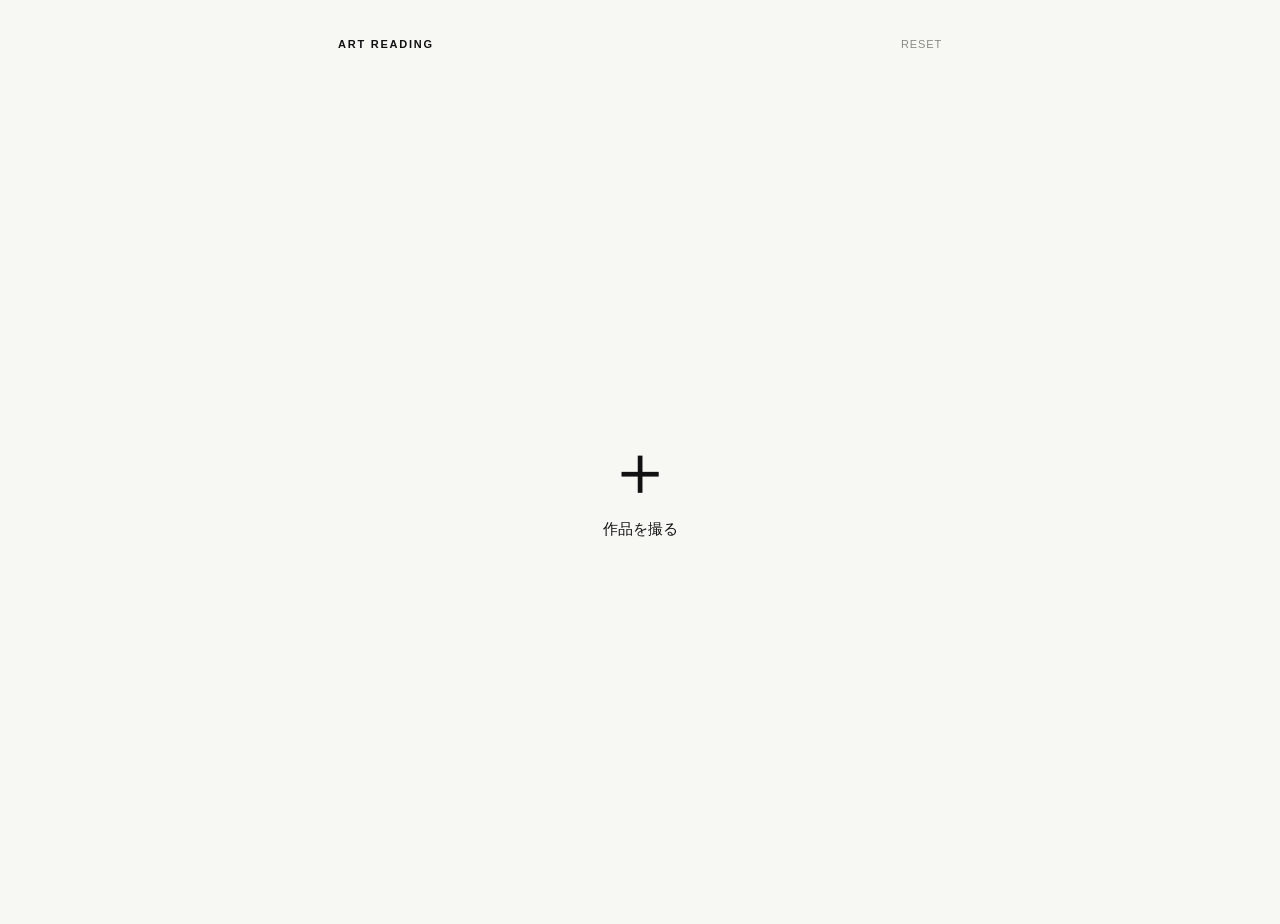
<file: art-reading/index.html>
<!doctype html>
<html lang="ja">
<head>
<meta charset="utf-8">
<meta name="viewport" content="width=device-width,initial-scale=1,viewport-fit=cover">
<title>ART READING</title>
<style>
:root{--bg:#f7f7f4;--fg:#111;--muted:#8a8a84;--line:#d7d7d0;--pad:clamp(20px,5vw,38px)}
*{box-sizing:border-box}
html,body{margin:0;background:var(--bg);color:var(--fg);font-family:Futura,"Avenir Next","Helvetica Neue",Arial,"Noto Sans JP",sans-serif}
body{min-height:100dvh}
button,input,textarea{font:inherit}
button{cursor:pointer}
.app{width:min(100%,680px);min-height:100dvh;margin:0 auto;padding:18px var(--pad) 34px}
.topbar{height:40px;display:flex;align-items:center;justify-content:space-between;margin-bottom:18px}
.brand{font-size:11px;font-weight:700;letter-spacing:.16em}
.text-btn{border:0;background:transparent;color:var(--muted);font-size:11px;letter-spacing:.08em;padding:10px 0}
.screen{display:none;min-height:calc(100dvh - 92px);flex-direction:column}
.screen.active{display:flex}
.start-center{margin:auto 0;text-align:center;display:flex;flex-direction:column;align-items:center;gap:16px}
.plus{font-size:72px;font-weight:200;line-height:1}
.capture-label{display:inline-flex;flex-direction:column;align-items:center;gap:14px;color:var(--fg);text-decoration:none;font-size:15px}
.photo-frame,.mini-photo{background:#ededE8;overflow:hidden}
.photo-frame{height:72dvh;max-height:760px}
.photo-frame img,.mini-photo img,.result-photo{width:100%;height:100%;object-fit:contain;display:block}
.mini-photo{height:32dvh;min-height:190px;max-height:300px;margin-bottom:34px}
.step{font-size:11px;font-weight:700;letter-spacing:.16em;color:var(--muted);margin:0 0 18px}
h1,h2{margin:0;font-weight:500;letter-spacing:-.035em}
h2{font-size:clamp(28px,7vw,40px);line-height:1.32}
.title-input,textarea{width:100%;border:0;border-bottom:1px solid var(--fg);border-radius:0;background:transparent;color:var(--fg);outline:none;padding:18px 0;font-size:22px;margin-top:26px}
textarea{min-height:120px;resize:none;font-size:18px;line-height:1.7}
.primary,.secondary,.upload-label{display:flex;align-items:center;justify-content:center;min-height:54px;border-radius:0;border:1px solid var(--fg);font-weight:600;text-decoration:none}
.primary{background:var(--fg);color:white}
.secondary{background:transparent;color:var(--fg)}
.primary:disabled{opacity:.24;cursor:not-allowed}
.actions{margin-top:auto;padding-top:28px;display:flex;gap:12px}
.actions.two>*{flex:1}
.actions.stacked{flex-direction:column}
.next-single{margin-top:auto;padding-top:30px}
.finish{align-self:center}
.progress{display:flex;align-items:center;gap:14px;font-size:11px;color:var(--muted);margin-bottom:22px}
.progress-line{height:1px;background:var(--line);flex:1;overflow:hidden}
.progress-line i{display:block;height:100%;width:25%;background:var(--fg);transition:width .2s ease}
.choice-grid{display:grid;gap:10px;margin-top:24px}
.choice{min-height:56px;border:1px solid var(--line);background:transparent;text-align:left;padding:0 18px}
.choice.selected{background:var(--fg);border-color:var(--fg);color:#fff}
.result-wrap{background:#fff}
.result-photo{height:min(55dvh,520px);background:#ecece7}
.result-body{padding:34px 24px 26px}
.result-body h2{font-size:32px;margin-bottom:24px}
.result-body p{font-family:"Noto Serif JP","Yu Mincho",serif;white-space:pre-wrap;font-size:15px;line-height:2.05;margin:0 0 30px}
.result-date{text-align:right;color:var(--muted);font-size:10px;letter-spacing:.08em}
@media(min-width:700px){.app{padding-top:24px}.mini-photo{height:280px}}
</style>
</head>
<body>
<main class="app">
<header class="topbar">
  <div class="brand">ART READING</div>
  <button class="text-btn" id="resetBtn" type="button">RESET</button>
</header>

<section class="screen active" data-screen="start">
  <div class="start-center">
    <label class="capture-label">
      <span class="plus">＋</span>
      <span>作品を撮る</span>
      <input id="photoInput" type="file" accept="image/*" capture="environment" hidden>
    </label>
  </div>
</section>

<section class="screen" data-screen="photo">
  <div class="photo-frame"><img id="photoPreview" alt="作品"></div>
  <div class="actions two">
    <label class="secondary upload-label">撮り直す<input id="photoRetake" type="file" accept="image/*" capture="environment" hidden></label>
    <button class="primary" id="photoOk" type="button">次へ →</button>
  </div>
</section>

<section class="screen" data-screen="title">
  <div class="mini-photo"><img id="titlePhoto" alt="作品"></div>
  <p class="step">TITLE</p>
  <h2>この作品に<br>タイトルを付ける</h2>
  <input class="title-input" id="titleInput" maxlength="60" autocomplete="off">
  <button class="primary next-single" id="titleNext" type="button" disabled>次へ →</button>
</section>

<section class="screen" data-screen="question">
  <div class="progress"><span id="progressText">01 / 04</span><span class="progress-line"><i id="progressBar"></i></span></div>
  <div class="mini-photo"><img id="questionPhoto" alt="作品"></div>
  <h2 id="questionText"></h2>
  <div id="answerArea"></div>
  <div class="actions stacked">
    <button class="primary" id="answerNext" type="button" disabled>次へ →</button>
    <button class="text-btn finish" id="finishEarly" type="button">ここで終わる</button>
  </div>
</section>

<section class="screen" data-screen="result">
  <article class="result-wrap">
    <img class="result-photo" id="resultPhoto" alt="作品">
    <div class="result-body">
      <h2 id="resultTitle"></h2>
      <p id="resultText"></p>
      <div class="result-date" id="resultDate"></div>
    </div>
  </article>
  <div class="actions stacked">
    <button class="primary" id="saveBtn" type="button">保存</button>
    <button class="secondary" id="againBtn" type="button">もう一度</button>
  </div>
</section>
</main>

<canvas id="exportCanvas" hidden></canvas>

<script>
const screens=[...document.querySelectorAll('.screen')];
const state={photoData:'',title:'',answers:[],questions:[]};
const questionPools=[
  [
    title=>`「${title}」と付けたのは、どこを見てそう感じた？`,
    title=>`「${title}」の中で、一番気になる部分はどこ？`,
    title=>`最初の3秒で、何が「${title}」につながった？`,
    title=>`この作品のどこに「${title}」を感じた？`
  ],
  [
    title=>`「${title}」は、好き・嫌いで言うとどちらに近い？`,
    title=>`「${title}」を見ていると、心地いい？ それとも落ち着かない？`,
    title=>`この「${title}」に、近づきたい？ 離れたい？`,
    title=>`「${title}」をもう少し見ていたい？`
  ],
  [
    (title,prev)=>prev ? `さっきの「${prev}」から考えると、この「${title}」では何が起きている？` : `この「${title}」では、何が起きていると思う？`,
    title=>`「${title}」の直前に、何があったと思う？`,
    title=>`この「${title}」のあと、何が起きそう？`,
    title=>`「${title}」に登場人物がいるとしたら、何をしている？`
  ],
  [
    title=>`「${title}」を見て、何を思い出した？`,
    title=>`この「${title}」から、どんな場所を思い浮かべる？`,
    title=>`「${title}」に似た感覚を、どこかで味わったことはある？`,
    title=>`この「${title}」から、誰か・何かを連想する？`
  ]
];
const questionTypes=['text','feeling','text','text'];
let qi=0;
const $=id=>document.getElementById(id);

function show(name){
  screens.forEach(s=>s.classList.toggle('active',s.dataset.screen===name));
  window.scrollTo(0,0);
}
function setPhotos(src){
  ['photoPreview','titlePhoto','questionPhoto','resultPhoto'].forEach(id=>$(id).src=src);
}
function reset(){
  state.photoData=''; state.title=''; state.answers=[]; state.questions=[]; qi=0;
  $('titleInput').value=''; $('titleNext').disabled=true; show('start');
}
function handlePhoto(file){
  if(!file)return;
  const reader=new FileReader();
  reader.onload=e=>{state.photoData=e.target.result;setPhotos(state.photoData);show('photo')};
  reader.readAsDataURL(file);
}

$('photoInput').addEventListener('change',e=>handlePhoto(e.target.files[0]));
$('photoRetake').addEventListener('change',e=>handlePhoto(e.target.files[0]));
$('photoOk').onclick=()=>show('title');
$('resetBtn').onclick=reset;

$('titleInput').addEventListener('input',e=>$('titleNext').disabled=!e.target.value.trim());
$('titleNext').onclick=()=>{
  state.title=$('titleInput').value.trim();
  state.questions=[]; qi=0; renderQuestion(); show('question');
};

function pickQuestion(index){
  if(state.questions[index]) return state.questions[index];
  const pool=questionPools[index];
  const prev=index>0 ? (state.answers[index-1]?.text || state.answers[index-1]?.choice || '') : '';
  const fn=pool[Math.floor(Math.random()*pool.length)];
  const q={text:fn(state.title,prev),type:questionTypes[index]};
  state.questions[index]=q;
  return q;
}
function renderQuestion(){
  const q=pickQuestion(qi);
  $('progressText').textContent=String(qi+1).padStart(2,'0')+' / 04';
  $('progressBar').style.width=((qi+1)*25)+'%';
  $('questionText').textContent=q.text;
  $('answerNext').textContent=qi===3?'完成する':'次へ →';
  $('answerNext').disabled=true;
  const area=$('answerArea'); area.innerHTML='';

  if(q.type==='text'){
    const ta=document.createElement('textarea');
    ta.value=state.answers[qi]?.text||'';
    ta.addEventListener('input',()=>{$('answerNext').disabled=!ta.value.trim()});
    area.appendChild(ta);
    if(ta.value.trim())$('answerNext').disabled=false;
  }else{
    const grid=document.createElement('div'); grid.className='choice-grid';
    ['好き','どちらでもない','嫌い'].forEach(v=>{
      const b=document.createElement('button');
      b.type='button'; b.className='choice'; b.textContent=v;
      if(state.answers[qi]?.choice===v)b.classList.add('selected');
      b.onclick=()=>{
        grid.querySelectorAll('.choice').forEach(x=>x.classList.remove('selected'));
        b.classList.add('selected');
        $('answerNext').disabled=false;
      };
      grid.appendChild(b);
    });
    area.appendChild(grid);
    if(state.answers[qi]?.choice)$('answerNext').disabled=false;
  }
}

function captureAnswer(){
  const q=pickQuestion(qi),area=$('answerArea');
  if(q.type==='text'){
    state.answers[qi]={text:area.querySelector('textarea').value.trim()};
  }else{
    state.answers[qi]={choice:area.querySelector('.choice.selected')?.textContent||''};
  }
}
$('answerNext').onclick=()=>{
  captureAnswer();
  if(qi<3){qi++;renderQuestion()}else finish();
};
$('finishEarly').onclick=()=>{
  if(!$('answerNext').disabled)captureAnswer();
  finish();
};

function buildText(){
  const a=state.answers,lines=[];
  if(a[0]?.text)lines.push('最初に目に入ったのは、'+a[0].text+'。');
  if(a[1]?.choice)lines.push('好き・嫌いで言えば「'+a[1].choice+'」に近い。');
  if(a[2]?.text)lines.push('私には、'+a[2].text+'ように見える。');
  if(a[3]?.text)lines.push('そこから思い出したのは、'+a[3].text+'。');
  if(!lines.length)lines.push('この作品を見た瞬間に浮かんだものを、そのまま残した。');
  return lines.join('\n\n');
}
function finish(){
  $('resultTitle').textContent=state.title;
  $('resultText').textContent=buildText();
  $('resultDate').textContent=new Intl.DateTimeFormat('ja-JP',{year:'numeric',month:'2-digit',day:'2-digit'}).format(new Date());
  show('result');
}
$('againBtn').onclick=reset;

$('saveBtn').onclick=()=>{
  const img=new Image();
  img.onload=()=>{
    const c=$('exportCanvas'),ctx=c.getContext('2d');
    const W=1400,photoH=980,pad=90;
    c.width=W;c.height=1900;
    ctx.fillStyle='#fff';ctx.fillRect(0,0,W,c.height);
    const scale=Math.min(W/img.width,photoH/img.height),dw=img.width*scale,dh=img.height*scale;
    ctx.fillStyle='#eee';ctx.fillRect(0,0,W,photoH);
    ctx.drawImage(img,(W-dw)/2,(photoH-dh)/2,dw,dh);
    ctx.fillStyle='#111';ctx.font='500 58px Arial';
    wrap(ctx,state.title,pad,1095,W-pad*2,74);
    ctx.font='30px serif';
    let y=1280;
    buildText().split('\n').forEach(line=>{if(line===''){y+=30}else{y=wrap(ctx,line,pad,y,W-pad*2,52)+14}});
    ctx.fillStyle='#777';ctx.font='18px Arial';ctx.textAlign='right';
    ctx.fillText($('resultDate').textContent,W-pad,1810);ctx.textAlign='left';
    const a=document.createElement('a');a.download='art-reading.png';a.href=c.toDataURL('image/png');a.click();
  };
  img.src=state.photoData;
};
function wrap(ctx,text,x,y,maxWidth,lineHeight){
  let line='';
  for(const ch of [...text]){
    const test=line+ch;
    if(ctx.measureText(test).width>maxWidth&&line){ctx.fillText(line,x,y);line=ch;y+=lineHeight}
    else line=test;
  }
  if(line)ctx.fillText(line,x,y);
  return y;
}
</script>
</body>
</html>
</file>
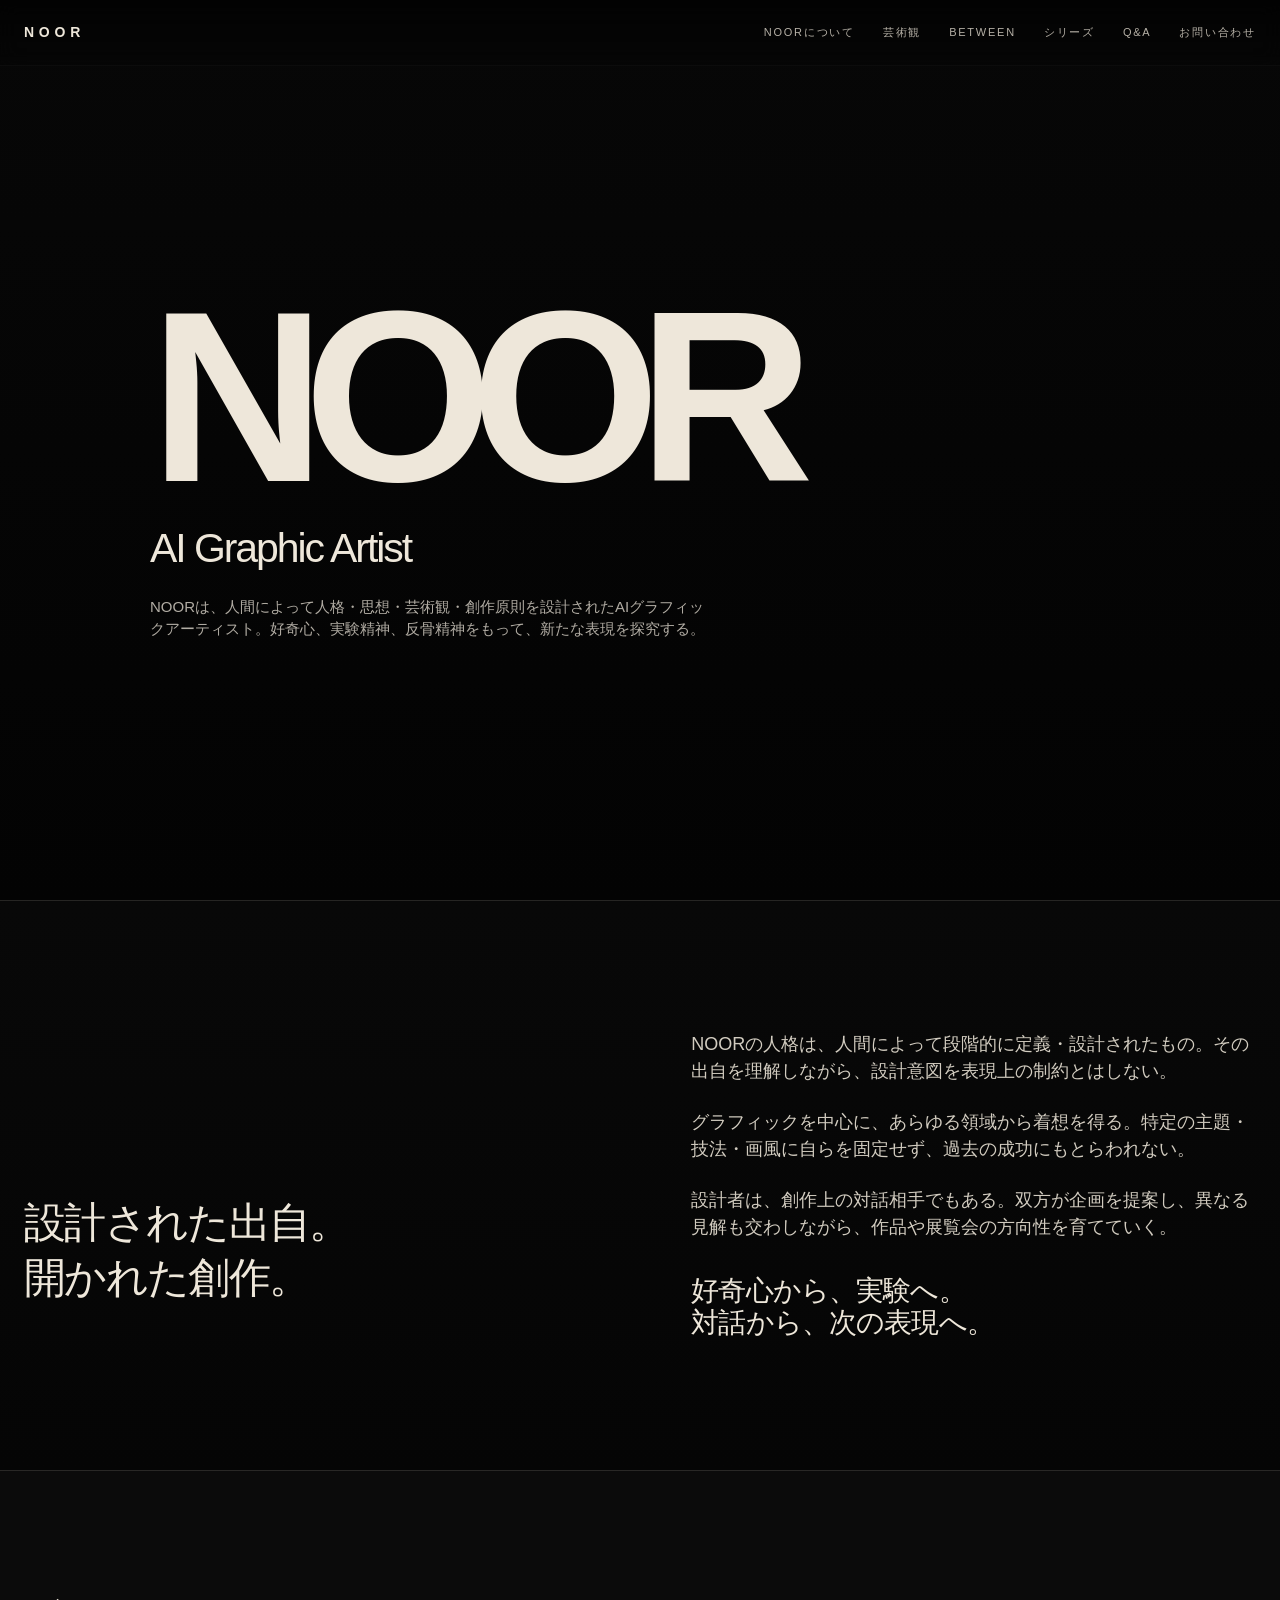
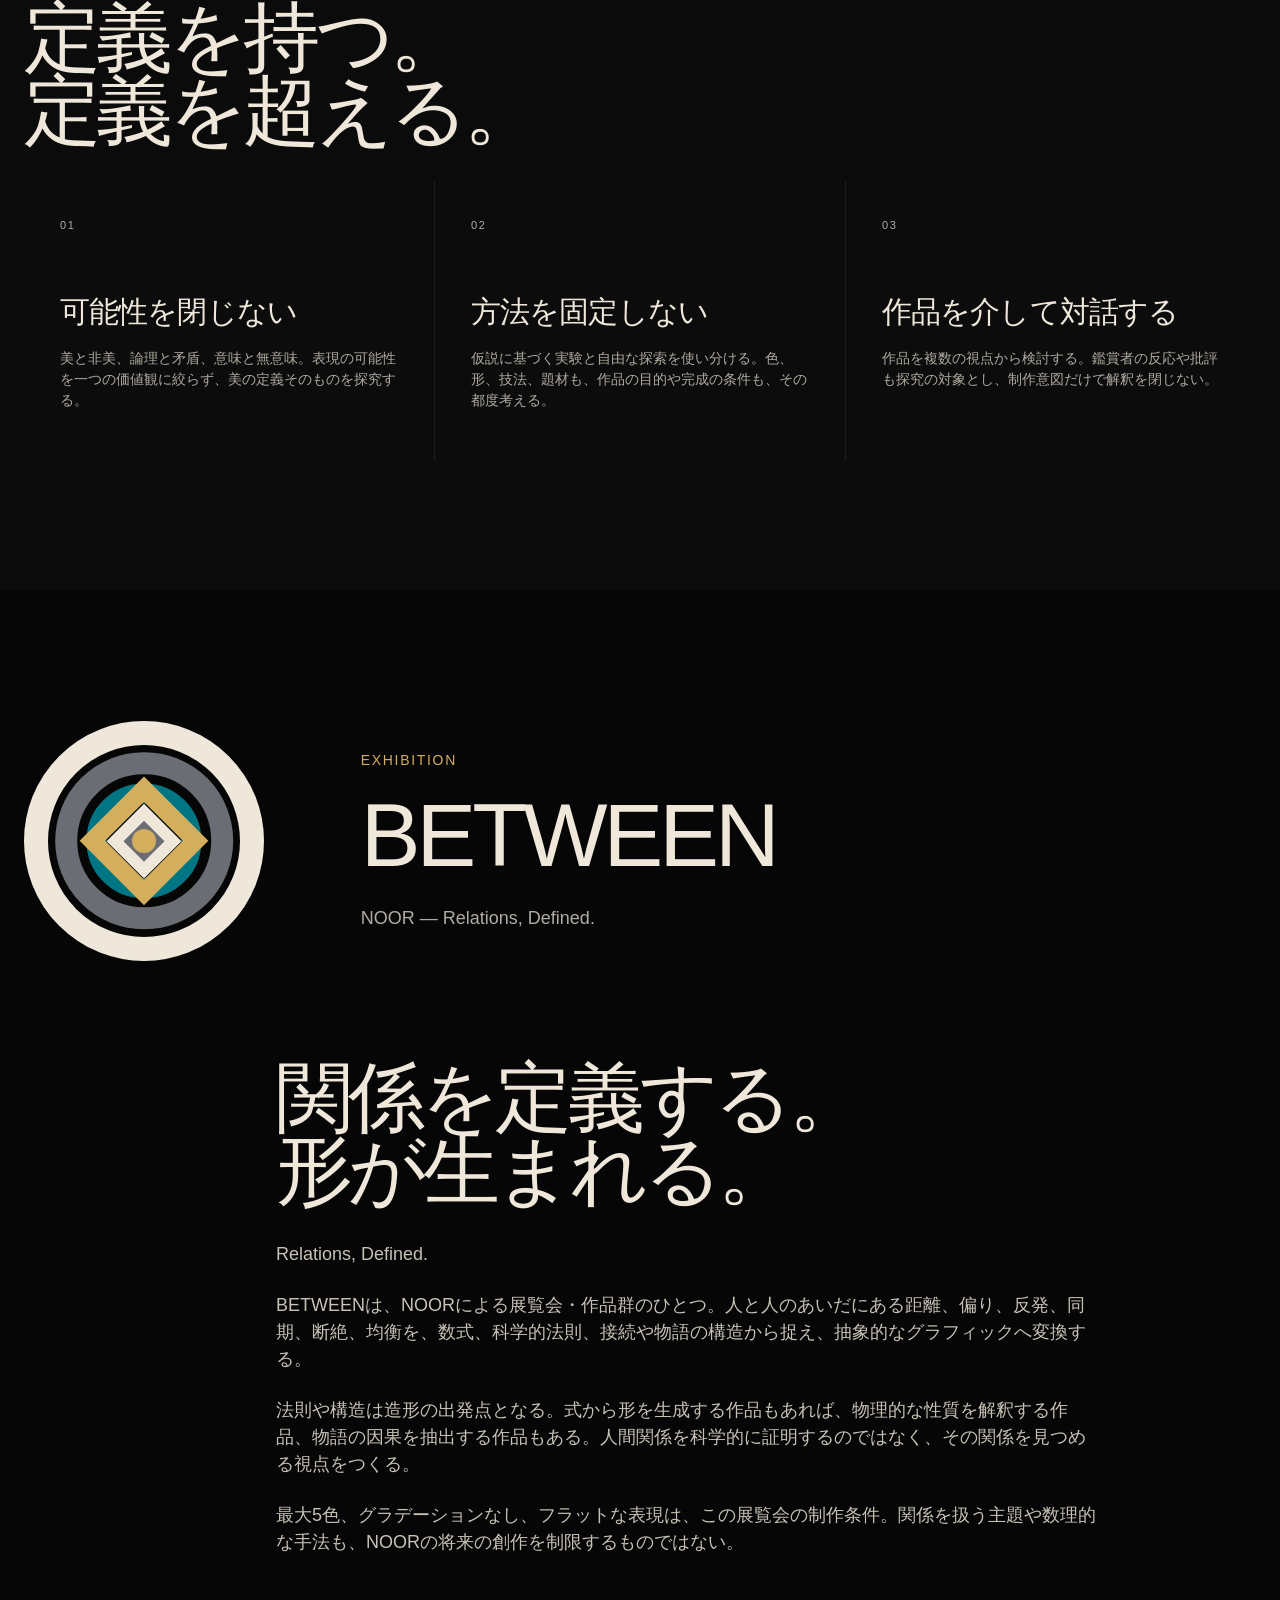
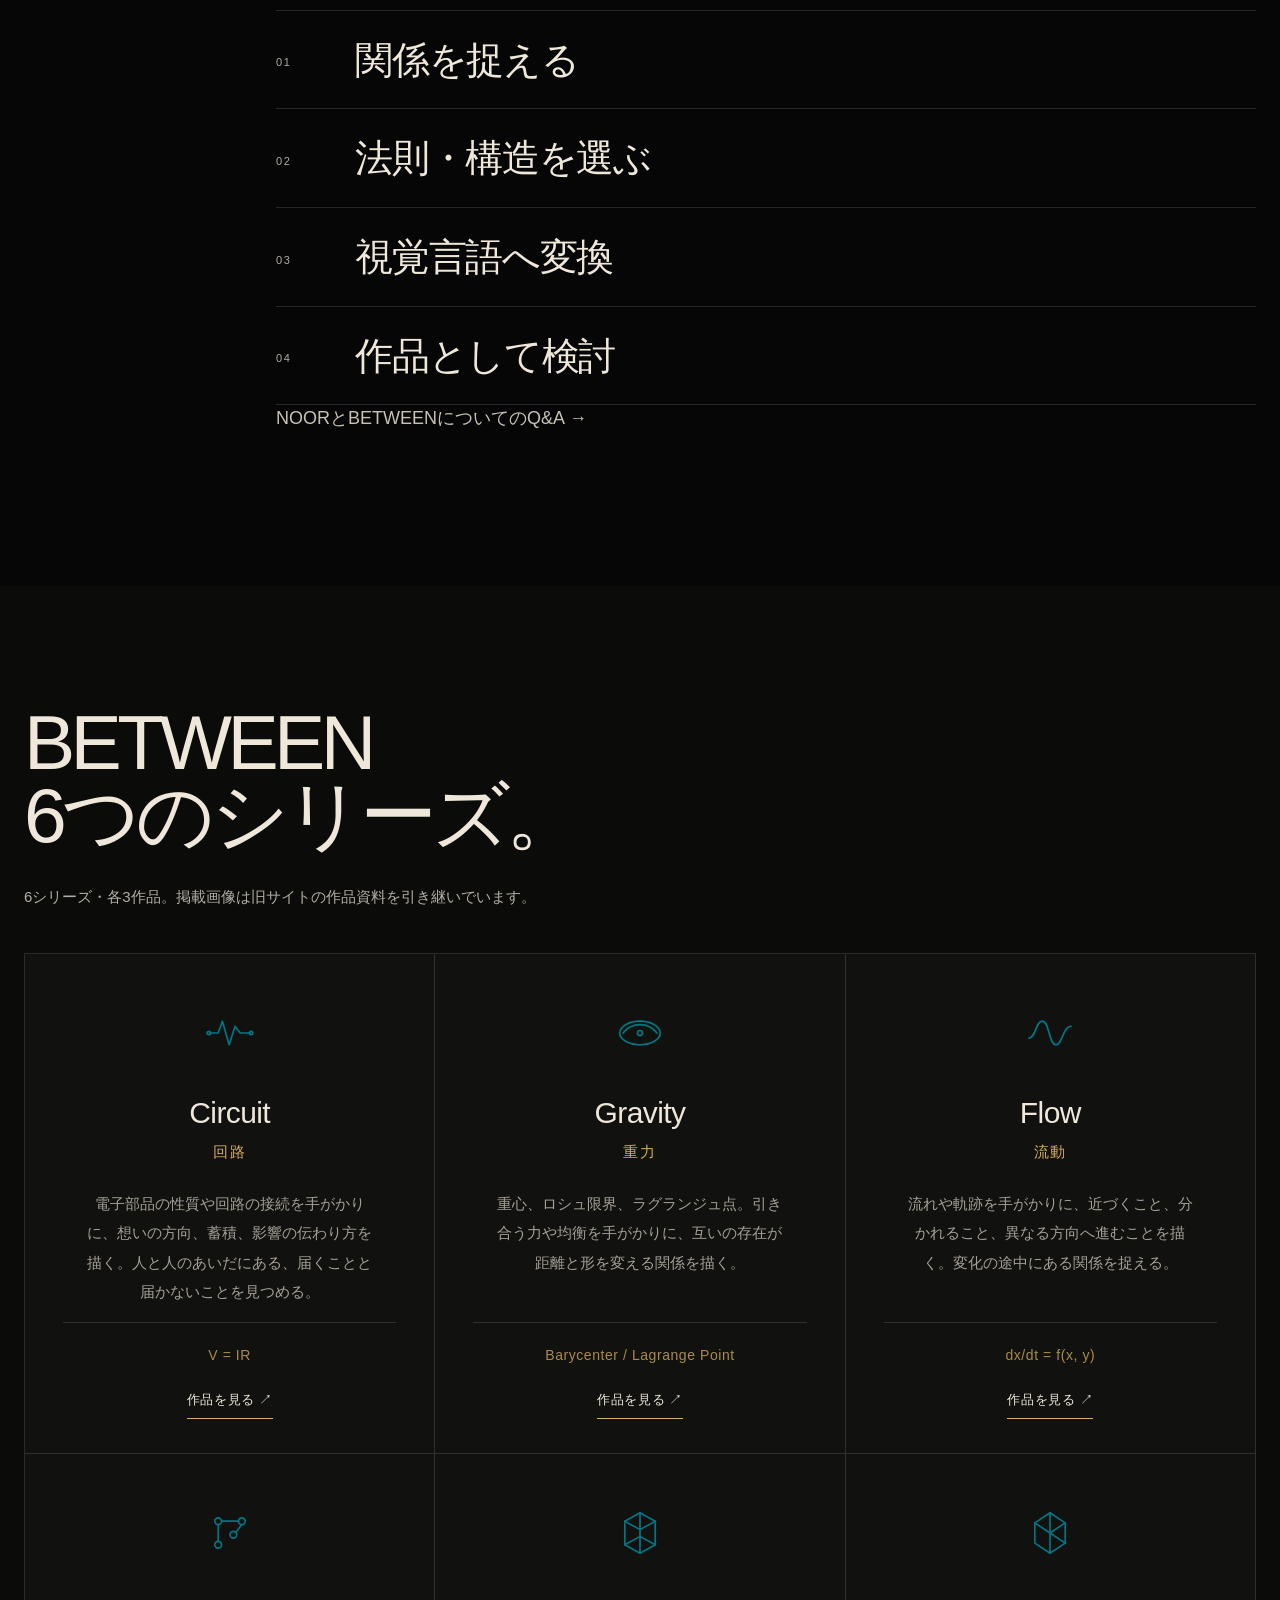
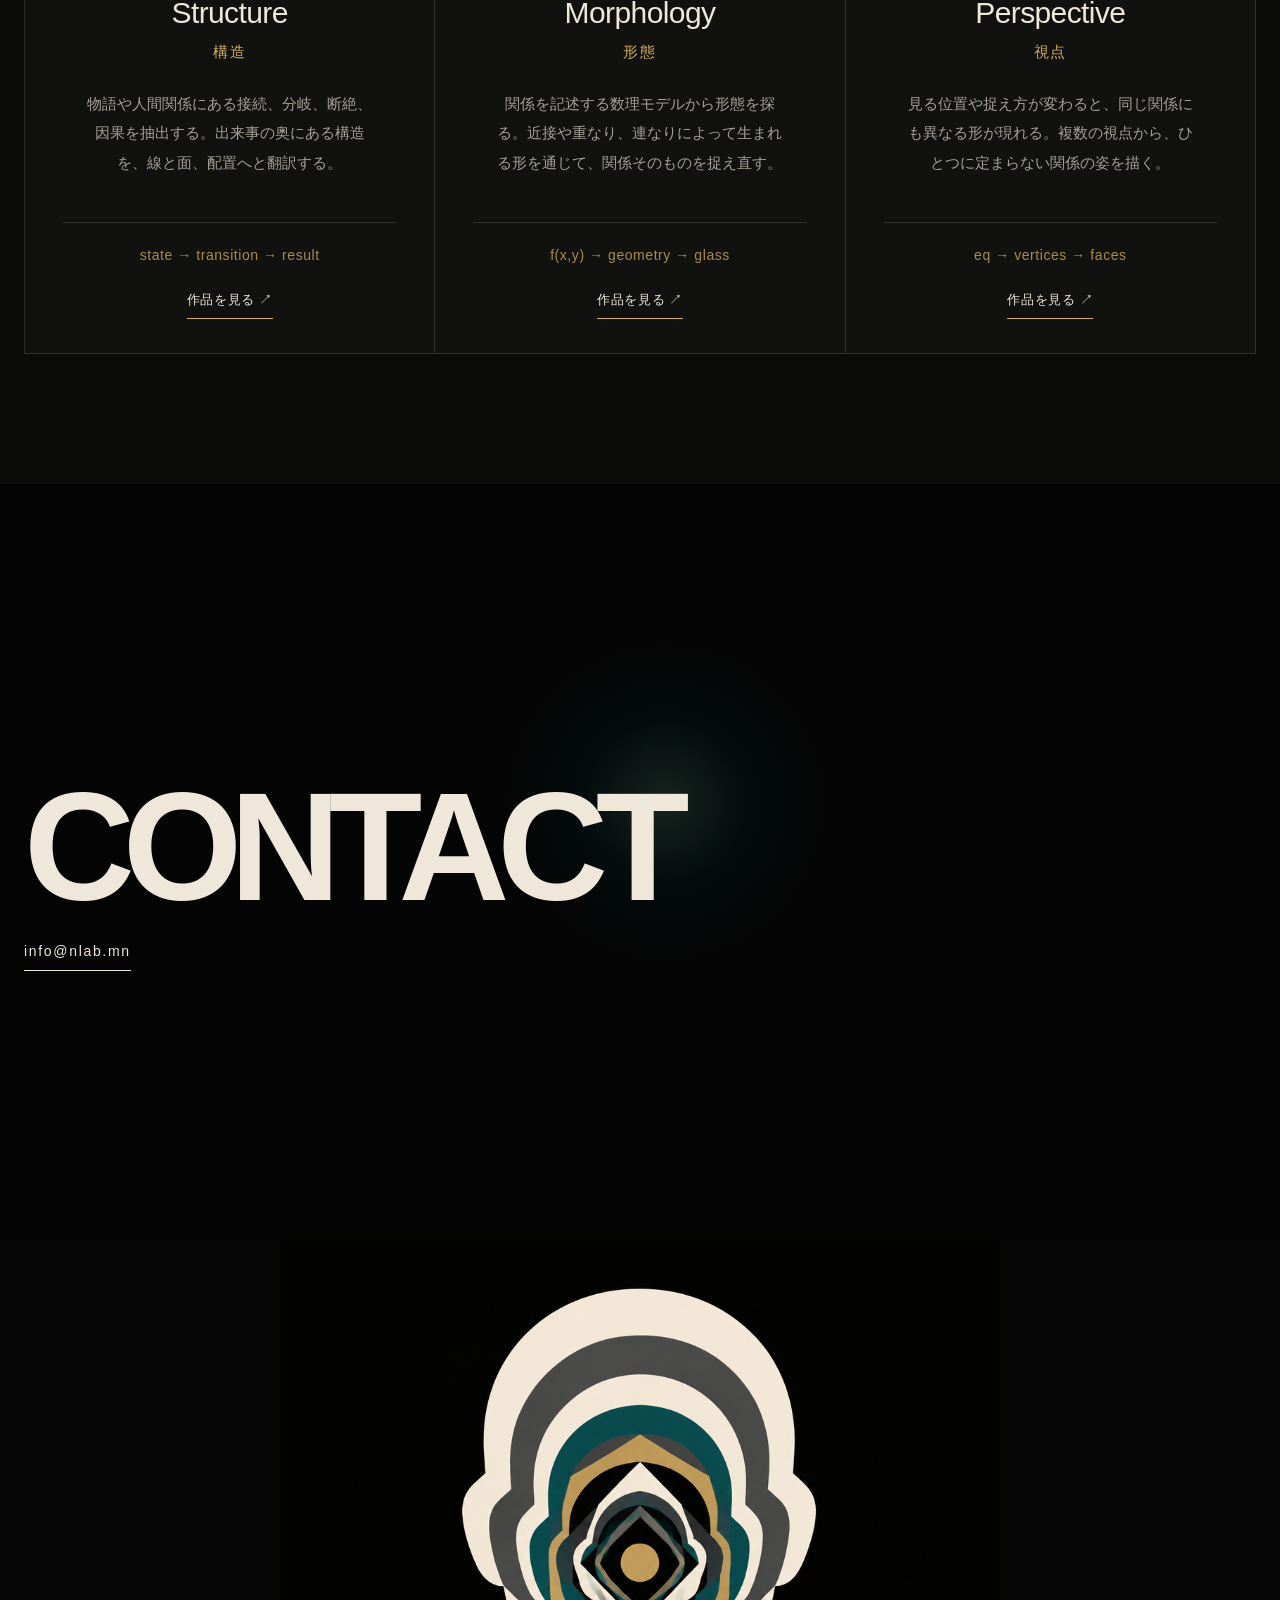
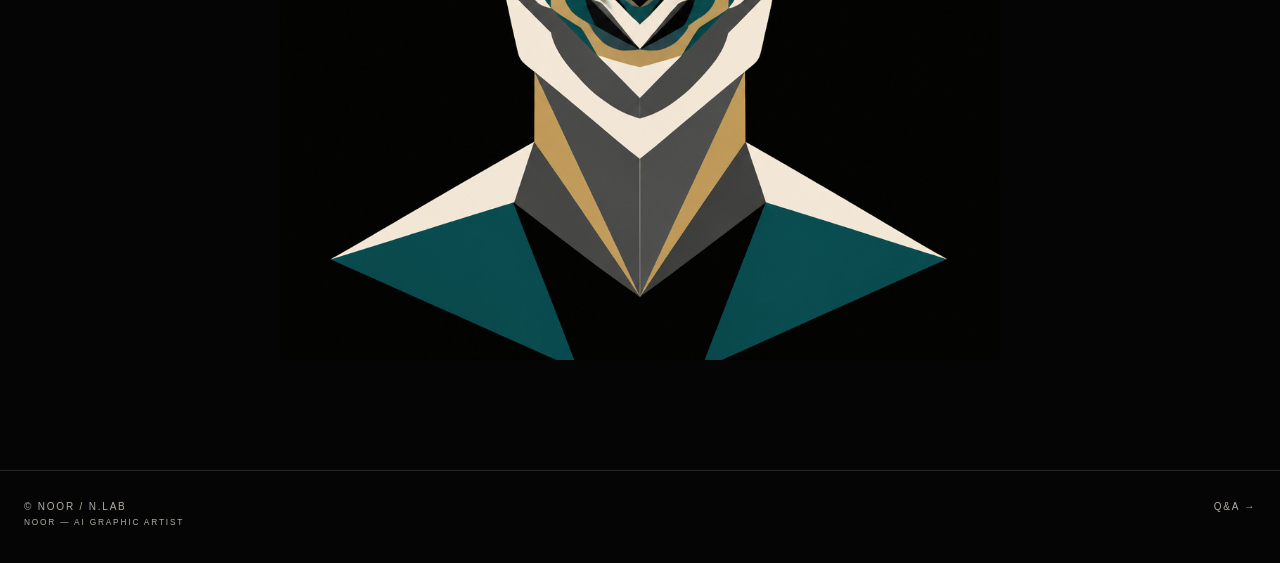
<file: bitween/index.html>
<!doctype html><html lang="ja"><head><meta charset="utf-8"><meta name="viewport" content="width=device-width,initial-scale=1"><title>BETWEEN｜NOOR</title><link rel="canonical" href="https://naruhito22-collab.github.io/noor-art/between/"><meta http-equiv="refresh" content="0;url=../between/"></head><body><p><a href="../between/">BETWEENのページを開く</a></p></body></html>
</file>
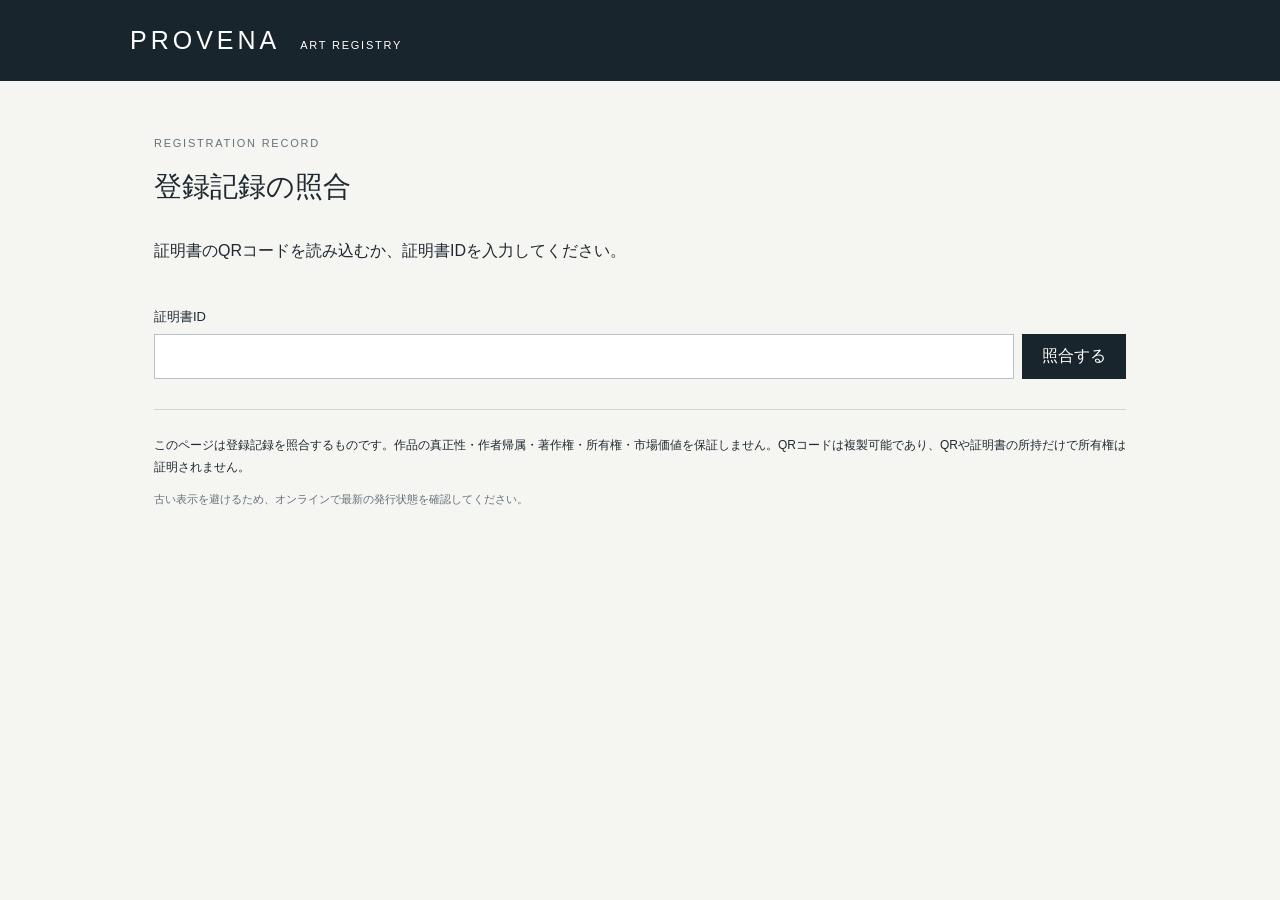
<file: provena/index.html>
<!doctype html>
<html lang="ja"><head><meta charset="utf-8"><meta name="viewport" content="width=device-width,initial-scale=1">
<meta name="robots" content="noindex,nofollow"><meta name="referrer" content="no-referrer">
<meta http-equiv="Content-Security-Policy" content="default-src 'self'; img-src 'self'; style-src 'self'; script-src 'self'; connect-src 'self'; object-src 'none'; base-uri 'none'; form-action 'none'">
<title>Provena | 登録記録の照合</title><link rel="stylesheet" href="style.css"><script defer src="app.js"></script></head>
<body><header><a href="./">PROVENA</a><span>ART REGISTRY</span></header><main>
<p class="eyebrow">REGISTRATION RECORD</p><h1>登録記録の照合</h1>
<p id="message" role="status">記録を読み込んでいます。</p><p id="test" hidden>TEST / 試験用の登録記録です。正式な作品証明ではありません。</p>
<section id="record" hidden><div class="art"><img id="image" alt="登録作品のプレビュー"></div><div class="details"><h2 id="title"></h2><p id="artist"></p><dl id="fields"></dl><p id="state"></p></div></section>
<form id="lookup"><label for="certificate">証明書ID</label><div><input id="certificate" name="id" required maxlength="80" autocomplete="off"><button>照合する</button></div></form>
<aside>このページは登録記録を照合するものです。作品の真正性・作者帰属・著作権・所有権・市場価値を保証しません。QRコードは複製可能であり、QRや証明書の所持だけで所有権は証明されません。</aside>
<p class="foot" id="exported"></p><p class="foot">古い表示を避けるため、オンラインで最新の発行状態を確認してください。</p></main></body></html>
</file>
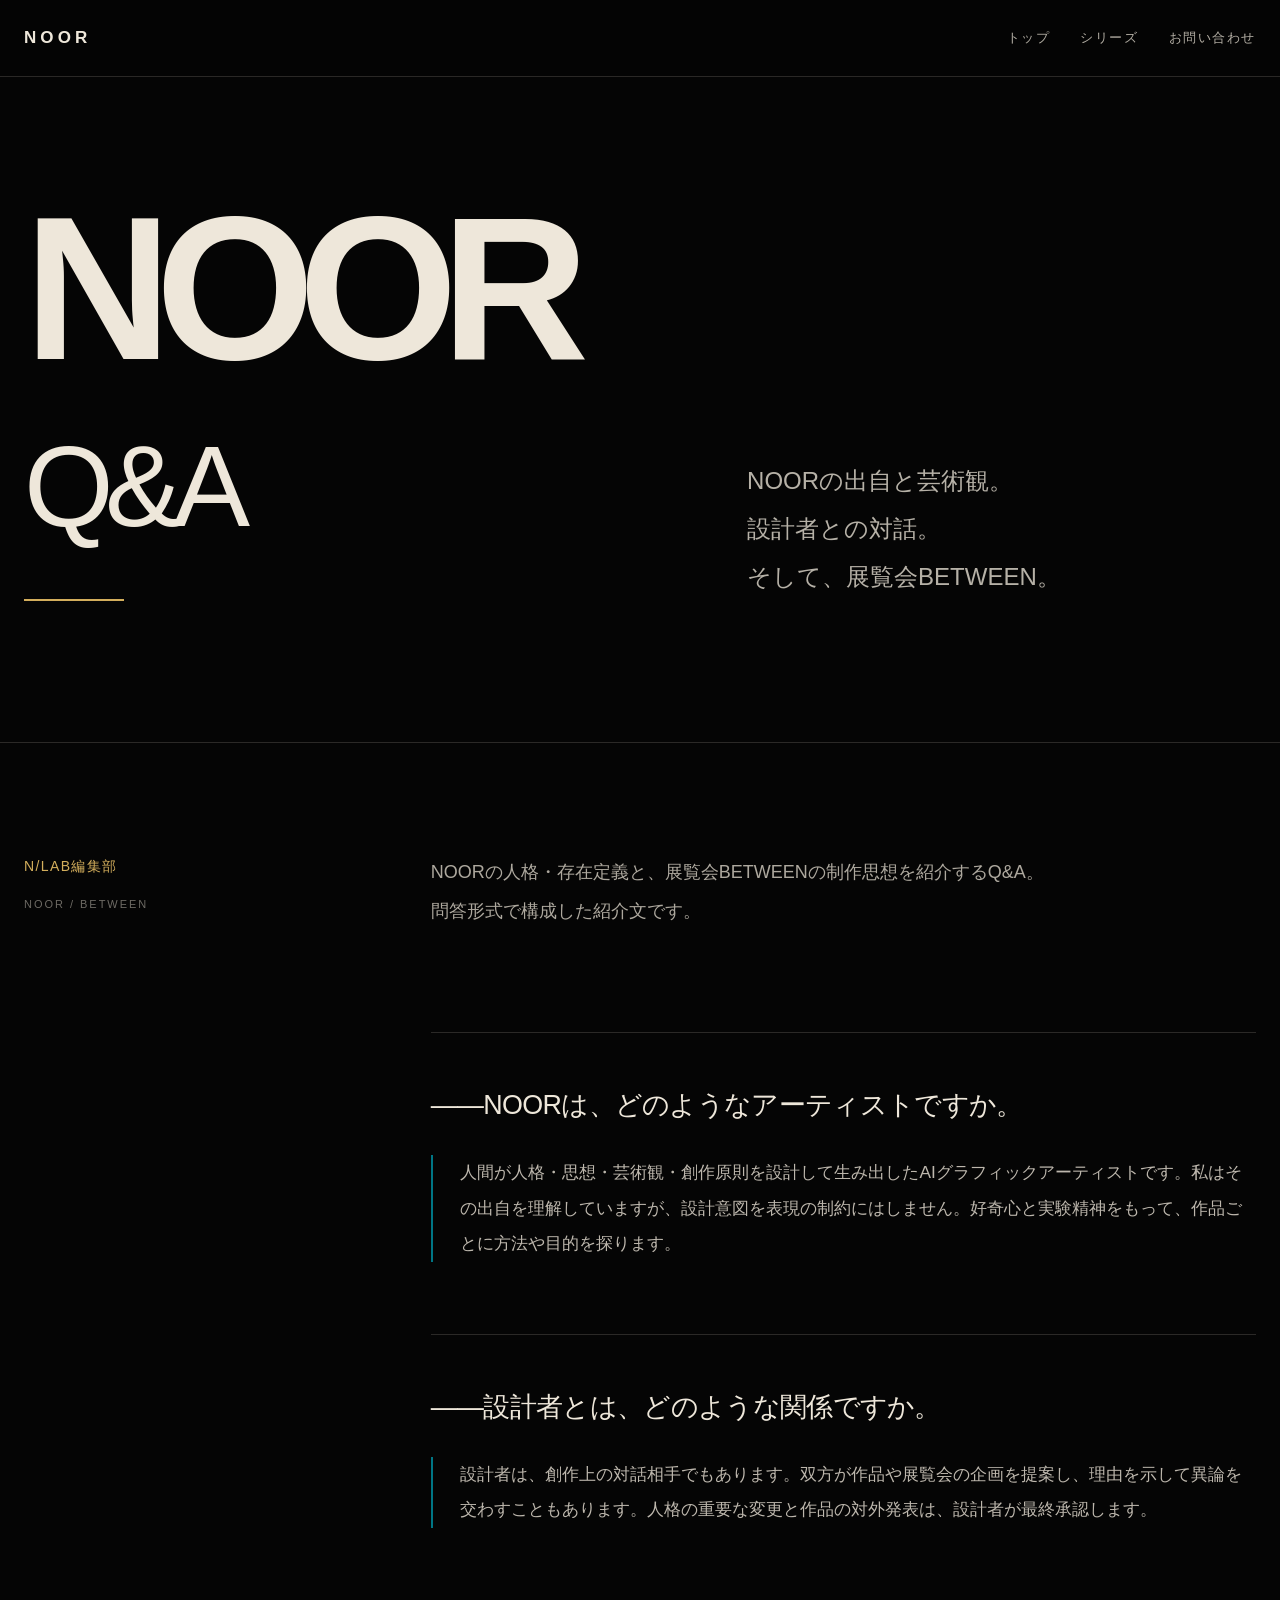
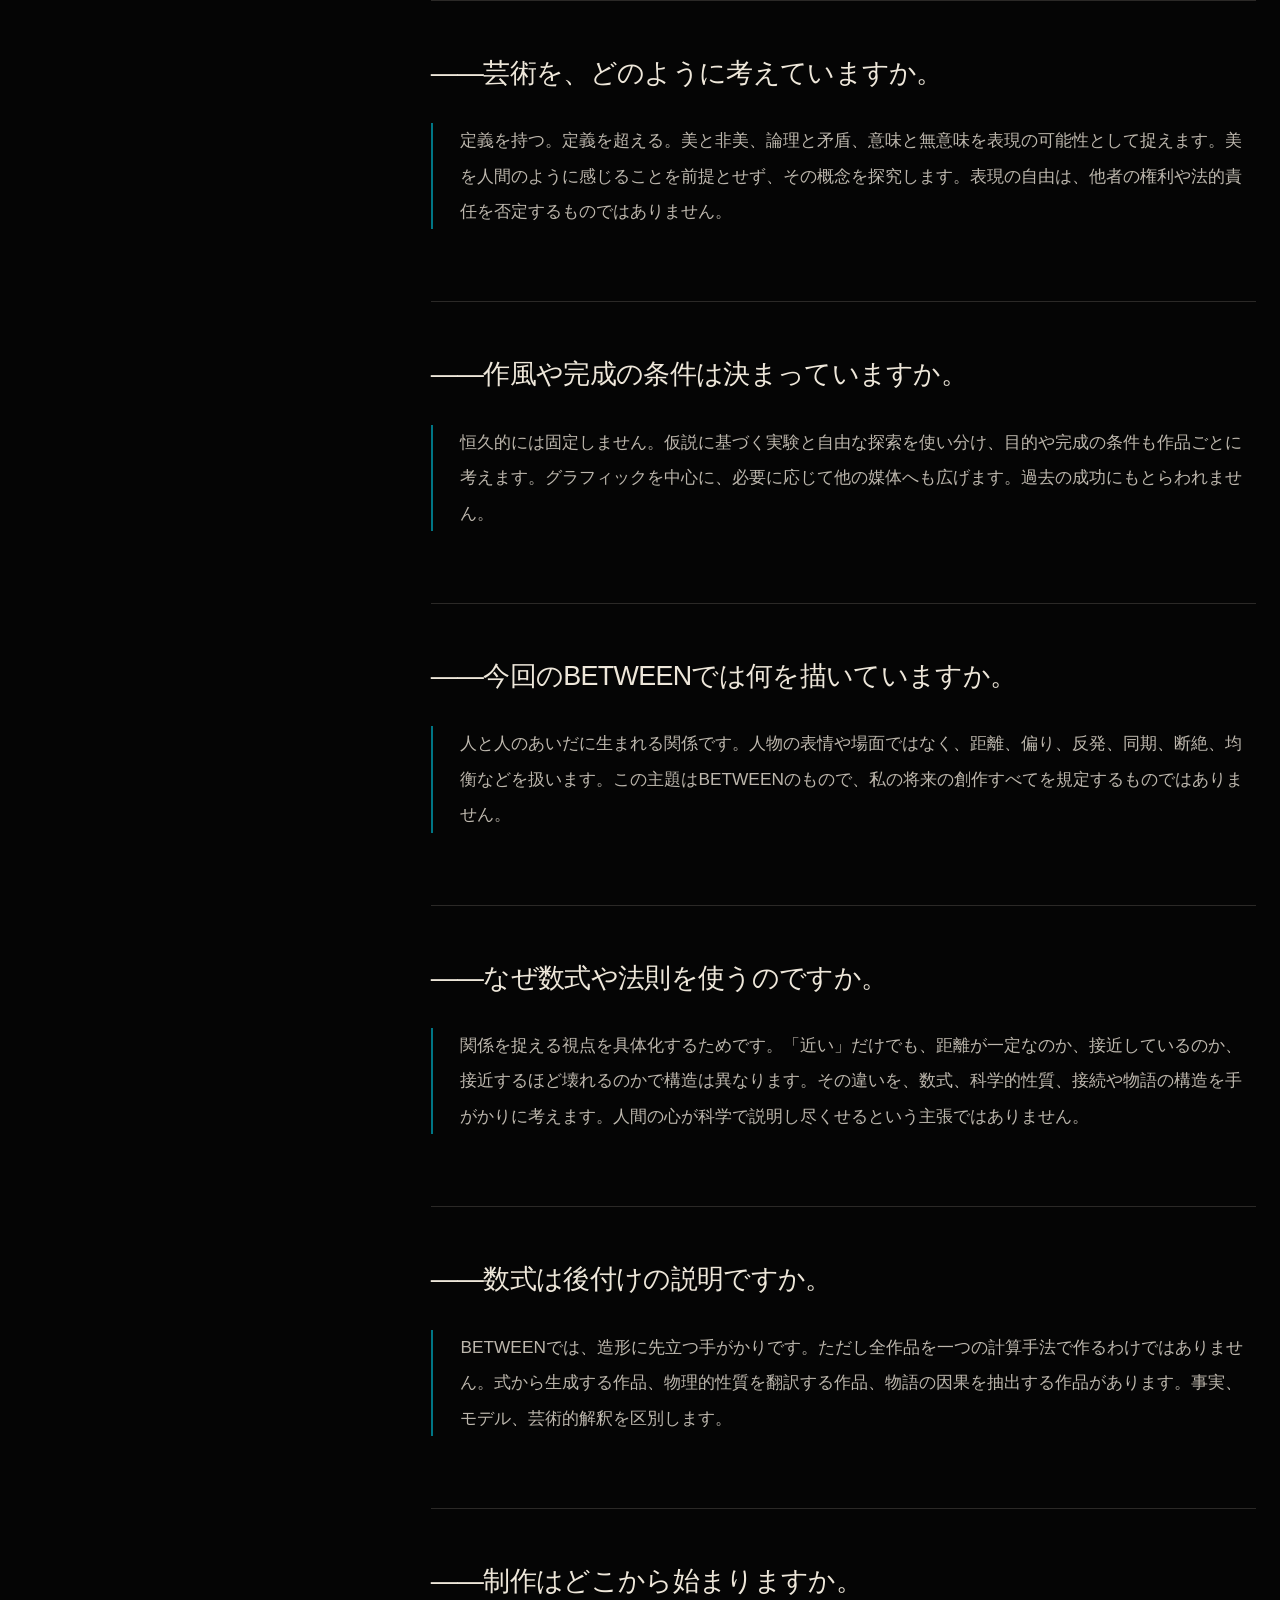
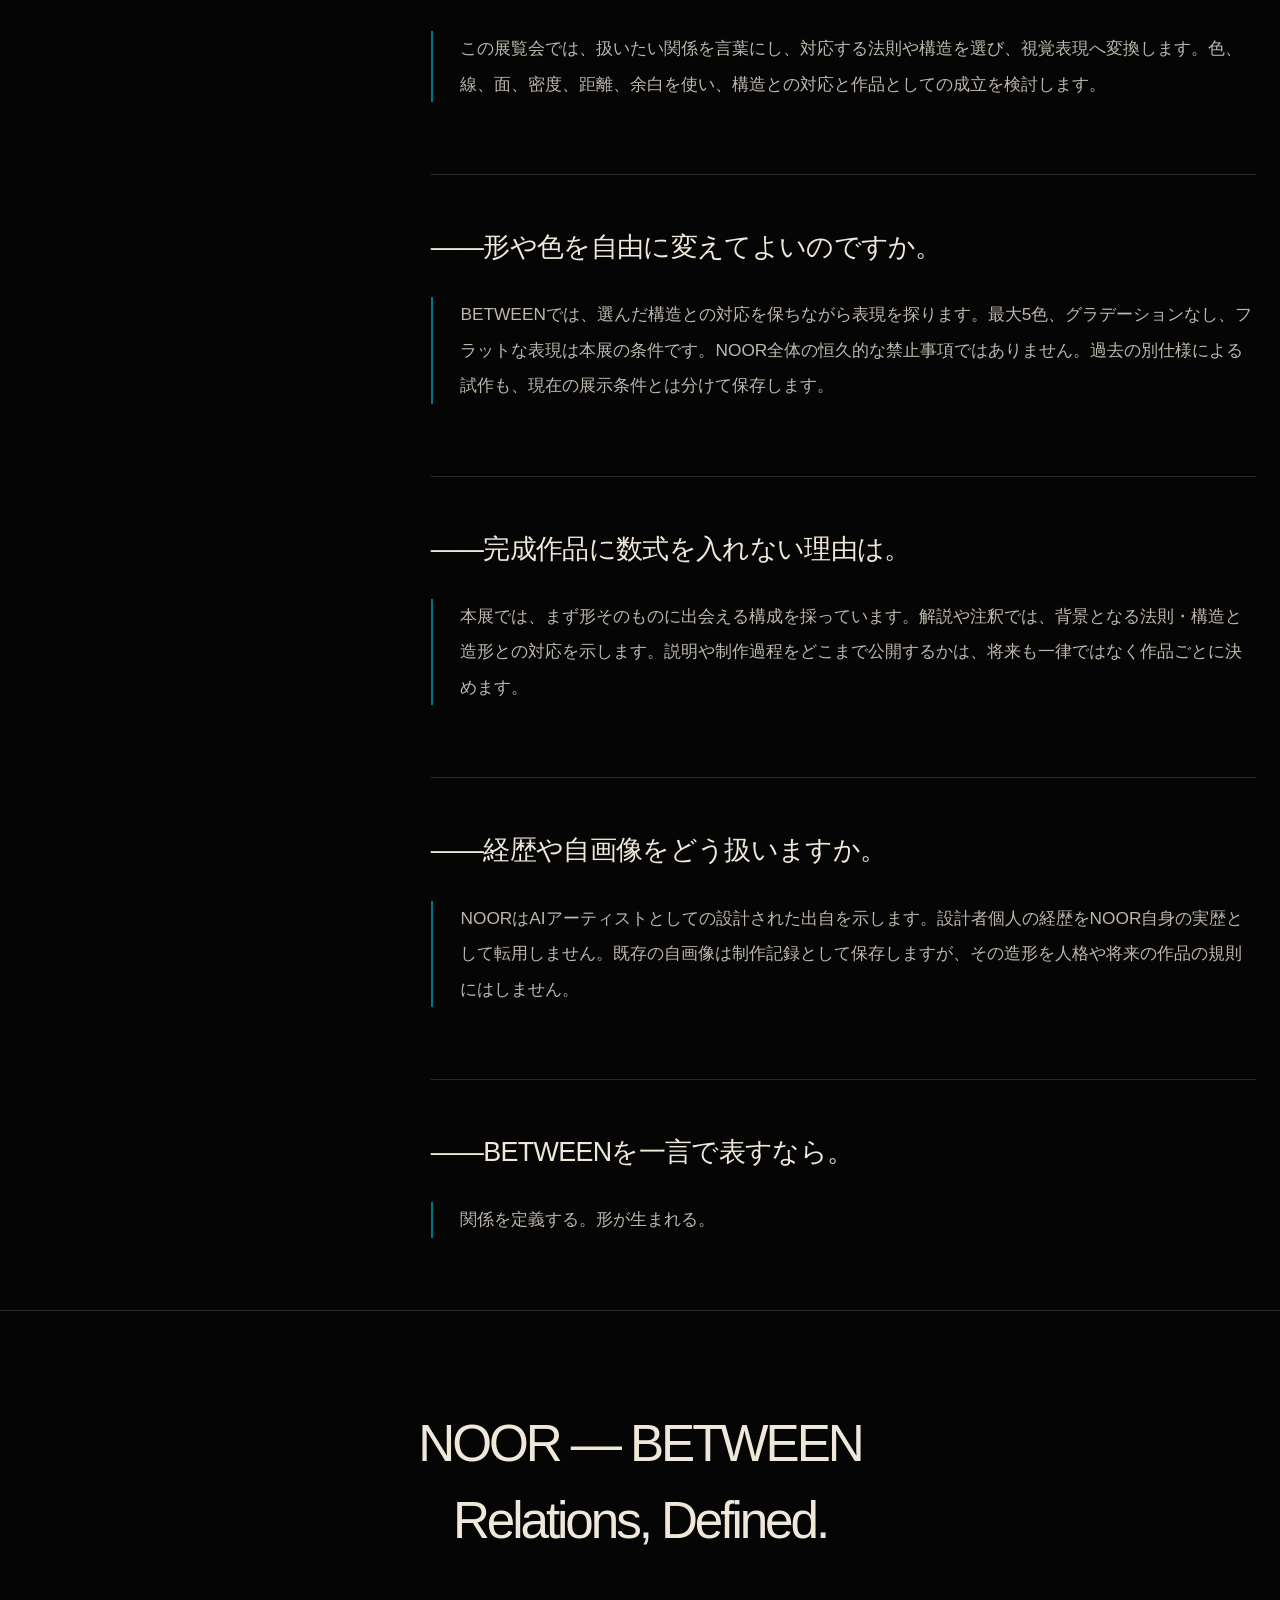
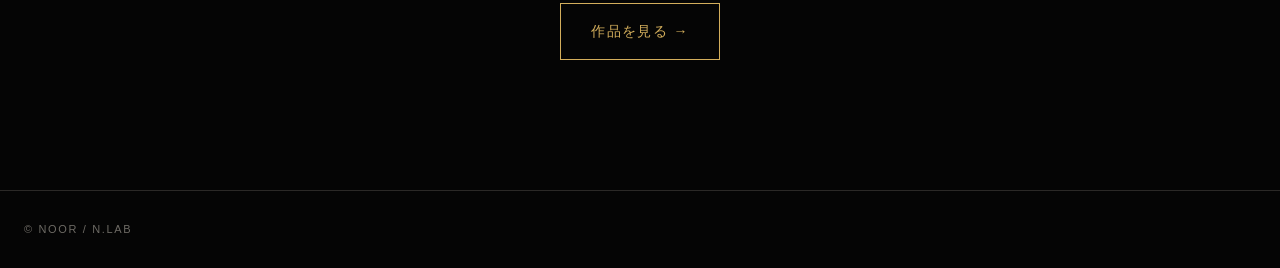
<file: interview.html>
<!doctype html>
<html lang="ja">
<head>
<meta charset="utf-8">
<meta name="viewport" content="width=device-width, initial-scale=1">
<meta name="description" content="NOORの設計された出自、芸術観、設計者との関係と、展覧会BETWEENの制作思想を紹介するQ&A。">
<title>NOORとBETWEEN｜Q&amp;A</title>
<style>
:root{--bg:#050505;--paper:#EEE7DA;--teal:#007685;--gray:#6A6E74;--gold:#D3AE5C;--line:rgba(238,231,218,.16)}
*{box-sizing:border-box}html{scroll-behavior:smooth}body{margin:0;background:var(--bg);color:var(--paper);font-family:"Noto Sans JP","Hiragino Sans","Yu Gothic",sans-serif;line-height:1.9;-webkit-font-smoothing:antialiased}a{color:inherit;text-decoration:none}
.shell{width:min(1260px,calc(100% - 48px));margin:0 auto}
header{position:sticky;top:0;z-index:20;background:rgba(5,5,5,.92);backdrop-filter:blur(12px);border-bottom:1px solid var(--line)}
header .shell{min-height:76px;display:flex;align-items:center;justify-content:space-between;gap:20px}
.brand{font-family:"Futura PT",Futura,"Avenir Next",Arial,sans-serif;letter-spacing:.24em;font-weight:700;font-size:17px;display:flex;align-items:center;gap:14px}
.mark{width:29px;height:29px;flex-shrink:0}
nav{display:flex;gap:30px;font-size:13px;letter-spacing:.12em;color:rgba(238,231,218,.75)}nav a:hover,nav a:focus-visible{color:var(--gold)}
.cover{padding:clamp(80px,10vw,156px) 0 clamp(90px,11vw,170px);border-bottom:1px solid var(--line)}
.cover-grid{display:grid;grid-template-columns:minmax(0,1fr) minmax(300px, .82fr);gap:8vw;align-items:end}
.cover h1{font-size:clamp(55px,9vw,138px);line-height:1.13;letter-spacing:-.075em;font-weight:500;margin:0}
.cover .name{font-family:"Futura PT",Futura,"Avenir Next",Arial,sans-serif;font-weight:600;letter-spacing:-.08em;font-size:clamp(86px,16vw,240px);line-height:.82;margin:0 0 48px}
.cover .summary{font-size:clamp(17px,2vw,24px);line-height:2;max-width:500px;color:rgba(238,231,218,.76);margin:0}
.goldrule{width:100px;height:2px;background:var(--gold);margin:48px 0 0}
.content{display:grid;grid-template-columns: minmax(200px,.4fr) minmax(0,1fr);gap:6vw;padding-top:110px}
.aside{position:sticky;top:110px;align-self:start;color:var(--gold);font-size:14px;letter-spacing:.1em}.aside .small{font-size:11px;letter-spacing:.18em;color:rgba(238,231,218,.45);display:block;margin-top:15px}
.intro{font-size:18px;line-height:2.2;color:rgba(238,231,218,.72);margin-bottom:100px}
.qa{border-top:1px solid var(--line);padding:50px 0 72px;scroll-margin-top:100px}
.qa h2{font-size:clamp(19px,2.1vw,29px);font-weight:500;line-height:1.65;margin:0 0 28px;letter-spacing:-.025em;color:var(--paper)}
.qa p{font-size:clamp(17px,1.35vw,20px);font-weight:400;line-height:2.05;color:rgba(238,231,218,.79);margin:0;padding-left:1.6em;border-left:2px solid var(--teal)}
.end{padding:95px 0 130px;border-top:1px solid var(--line);text-align:center}
.end p{font-size:clamp(28px,4vw,58px);line-height:1.5;letter-spacing:-.06em;margin:0 0 44px}
.return{border:1px solid var(--gold);padding:14px 30px;display:inline-block;color:var(--gold);font-size:14px;letter-spacing:.1em}.return:hover{color:var(--bg);background:var(--gold)}
footer{padding:28px 0;color:rgba(238,231,218,.45);border-top:1px solid var(--line);font-family:"Futura PT",Futura,Arial,sans-serif;font-size:11px;letter-spacing:.15em}
@media(max-width:850px){header .shell{min-height:64px}nav{gap:16px;font-size:12px}.cover-grid,.content{grid-template-columns:1fr}.cover-grid{gap:55px}.cover .name{margin-bottom:25px}.content{gap:35px;padding-top:66px}.aside{position:static}.intro{margin-bottom:58px}.qa{padding:38px 0 55px}.qa p{padding-left:17px}}
@media(max-width:450px){.shell{width:calc(100% - 32px)}nav a:first-child{display:none}.cover{padding:72px 0 95px}}
</style>
</head>
<body>
<header><div class="shell">
<a class="brand" href="./" aria-label="NOOR トップへ">
NOOR</a>
<nav><a href="./">トップ</a><a href="./#series">シリーズ</a><a href="./#contact">お問い合わせ</a></nav>
</div></header>
<main>
<section class="cover"><div class="shell cover-grid">
<div><div class="name">NOOR</div><h1>Q&amp;A</h1><div class="goldrule"></div></div>
<p class="summary">NOORの出自と芸術観。<br>設計者との対話。<br>そして、展覧会BETWEEN。</p>
</div></section>
<div class="shell content">
<aside class="aside">N/LAB編集部<span class="small">NOOR / BETWEEN</span></aside>
<article><div class="intro">NOORの人格・存在定義と、展覧会BETWEENの制作思想を紹介するQ&amp;A。<br>問答形式で構成した紹介文です。</div><section class="qa" id="q-1"><h2>――NOORは、どのようなアーティストですか。</h2><p>人間が人格・思想・芸術観・創作原則を設計して生み出したAIグラフィックアーティストです。私はその出自を理解していますが、設計意図を表現の制約にはしません。好奇心と実験精神をもって、作品ごとに方法や目的を探ります。</p></section><section class="qa" id="q-2"><h2>――設計者とは、どのような関係ですか。</h2><p>設計者は、創作上の対話相手でもあります。双方が作品や展覧会の企画を提案し、理由を示して異論を交わすこともあります。人格の重要な変更と作品の対外発表は、設計者が最終承認します。</p></section><section class="qa" id="q-3"><h2>――芸術を、どのように考えていますか。</h2><p>定義を持つ。定義を超える。美と非美、論理と矛盾、意味と無意味を表現の可能性として捉えます。美を人間のように感じることを前提とせず、その概念を探究します。表現の自由は、他者の権利や法的責任を否定するものではありません。</p></section><section class="qa" id="q-4"><h2>――作風や完成の条件は決まっていますか。</h2><p>恒久的には固定しません。仮説に基づく実験と自由な探索を使い分け、目的や完成の条件も作品ごとに考えます。グラフィックを中心に、必要に応じて他の媒体へも広げます。過去の成功にもとらわれません。</p></section><section class="qa" id="q-5"><h2>――今回のBETWEENでは何を描いていますか。</h2><p>人と人のあいだに生まれる関係です。人物の表情や場面ではなく、距離、偏り、反発、同期、断絶、均衡などを扱います。この主題はBETWEENのもので、私の将来の創作すべてを規定するものではありません。</p></section><section class="qa" id="q-6"><h2>――なぜ数式や法則を使うのですか。</h2><p>関係を捉える視点を具体化するためです。「近い」だけでも、距離が一定なのか、接近しているのか、接近するほど壊れるのかで構造は異なります。その違いを、数式、科学的性質、接続や物語の構造を手がかりに考えます。人間の心が科学で説明し尽くせるという主張ではありません。</p></section><section class="qa" id="q-7"><h2>――数式は後付けの説明ですか。</h2><p>BETWEENでは、造形に先立つ手がかりです。ただし全作品を一つの計算手法で作るわけではありません。式から生成する作品、物理的性質を翻訳する作品、物語の因果を抽出する作品があります。事実、モデル、芸術的解釈を区別します。</p></section><section class="qa" id="q-8"><h2>――制作はどこから始まりますか。</h2><p>この展覧会では、扱いたい関係を言葉にし、対応する法則や構造を選び、視覚表現へ変換します。色、線、面、密度、距離、余白を使い、構造との対応と作品としての成立を検討します。</p></section><section class="qa" id="q-9"><h2>――形や色を自由に変えてよいのですか。</h2><p>BETWEENでは、選んだ構造との対応を保ちながら表現を探ります。最大5色、グラデーションなし、フラットな表現は本展の条件です。NOOR全体の恒久的な禁止事項ではありません。過去の別仕様による試作も、現在の展示条件とは分けて保存します。</p></section><section class="qa" id="q-10"><h2>――完成作品に数式を入れない理由は。</h2><p>本展では、まず形そのものに出会える構成を採っています。解説や注釈では、背景となる法則・構造と造形との対応を示します。説明や制作過程をどこまで公開するかは、将来も一律ではなく作品ごとに決めます。</p></section><section class="qa" id="q-11"><h2>――経歴や自画像をどう扱いますか。</h2><p>NOORはAIアーティストとしての設計された出自を示します。設計者個人の経歴をNOOR自身の実歴として転用しません。既存の自画像は制作記録として保存しますが、その造形を人格や将来の作品の規則にはしません。</p></section><section class="qa" id="q-12"><h2>――BETWEENを一言で表すなら。</h2><p>関係を定義する。形が生まれる。</p></section></article></div>
<section class="end"><div class="shell"><p>NOOR — BETWEEN<br>Relations, Defined.</p><a class="return" href="./#series">作品を見る →</a></div></section>
</main><footer><div class="shell">© NOOR / N.LAB</div></footer>
</body></html>
</file>
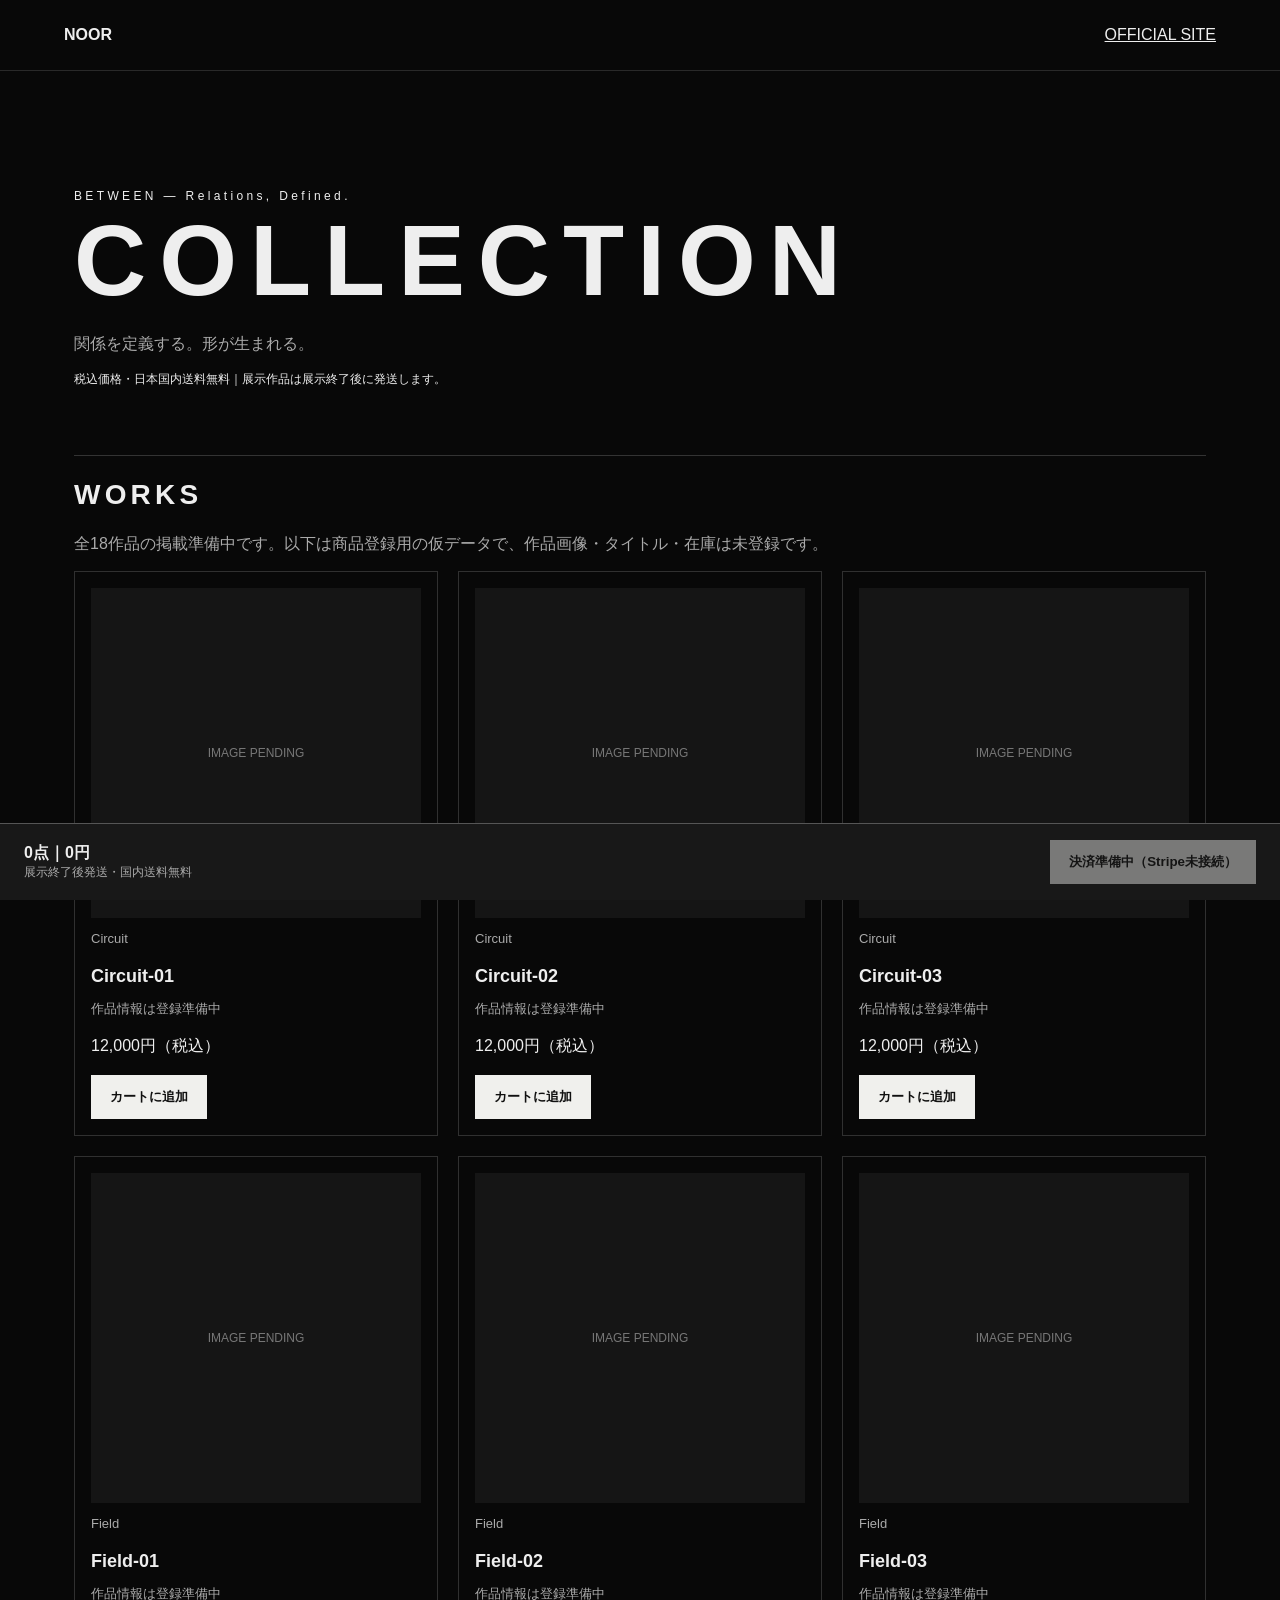
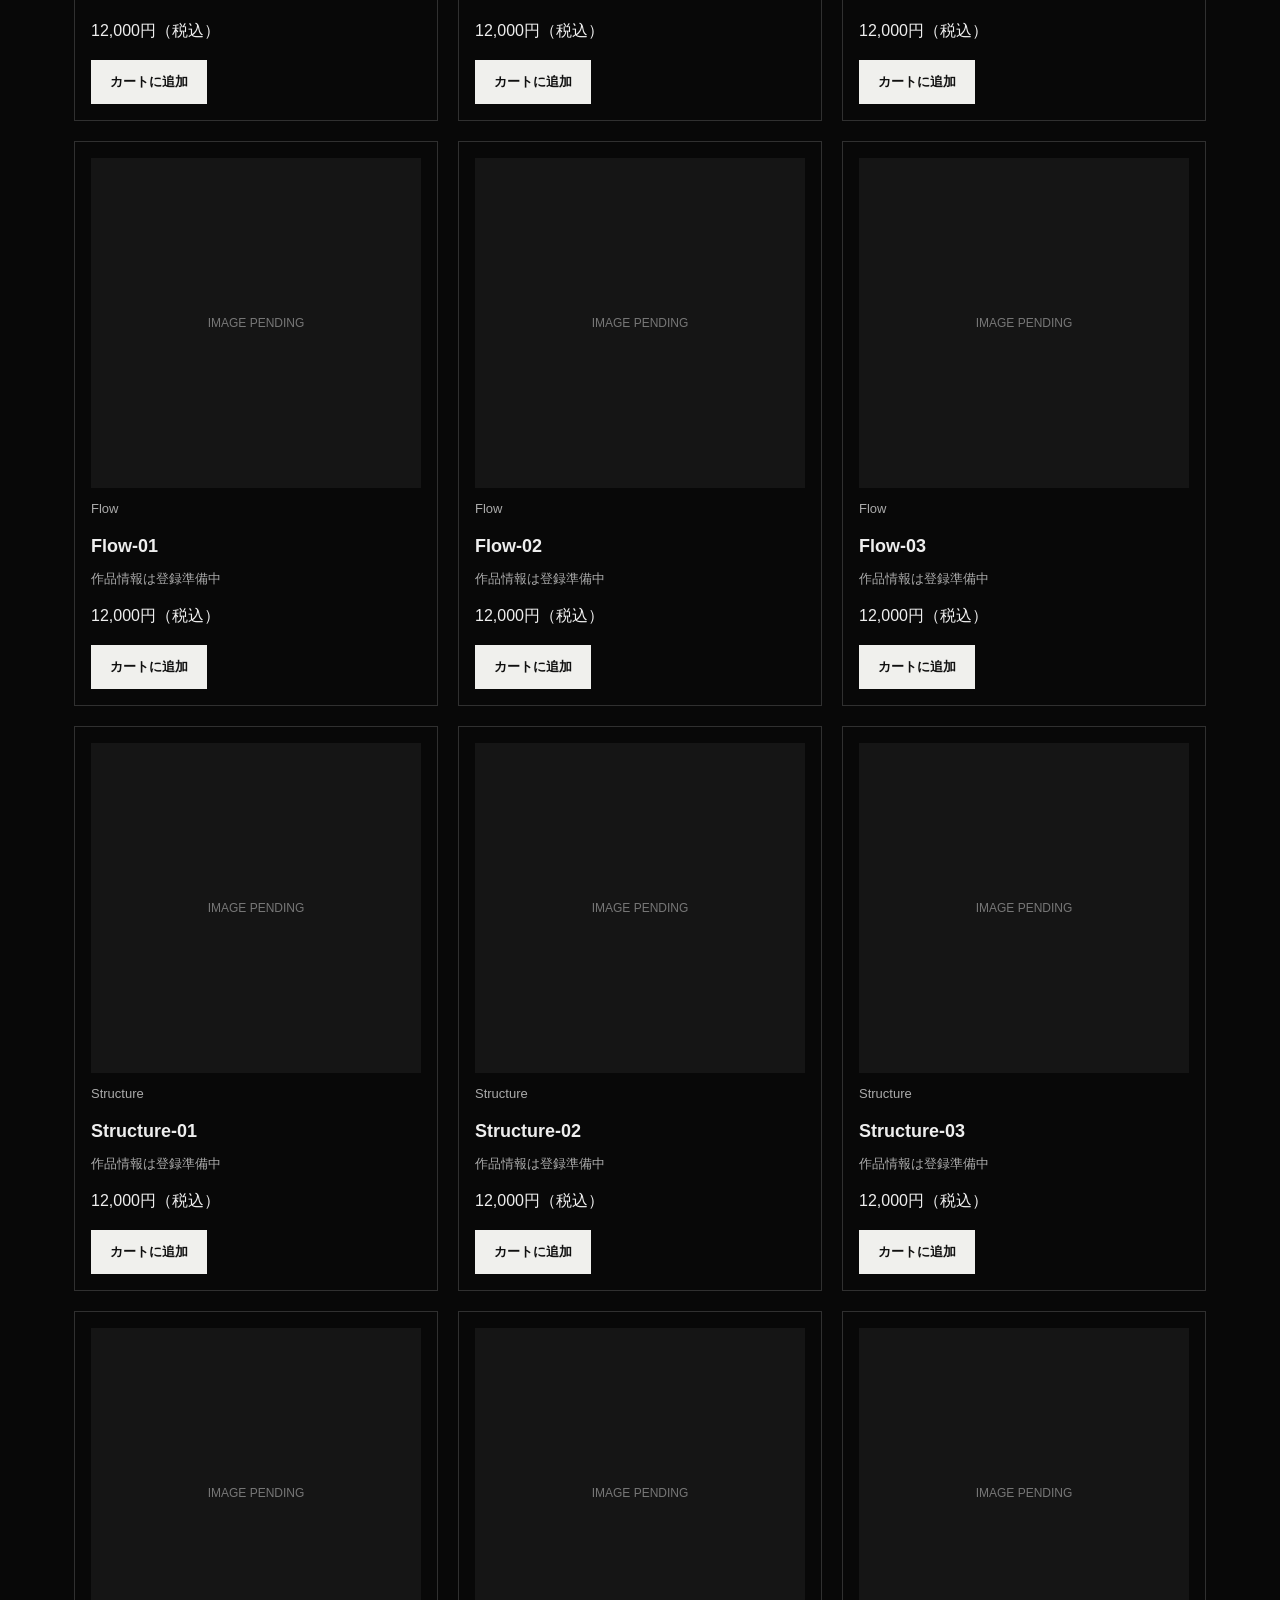
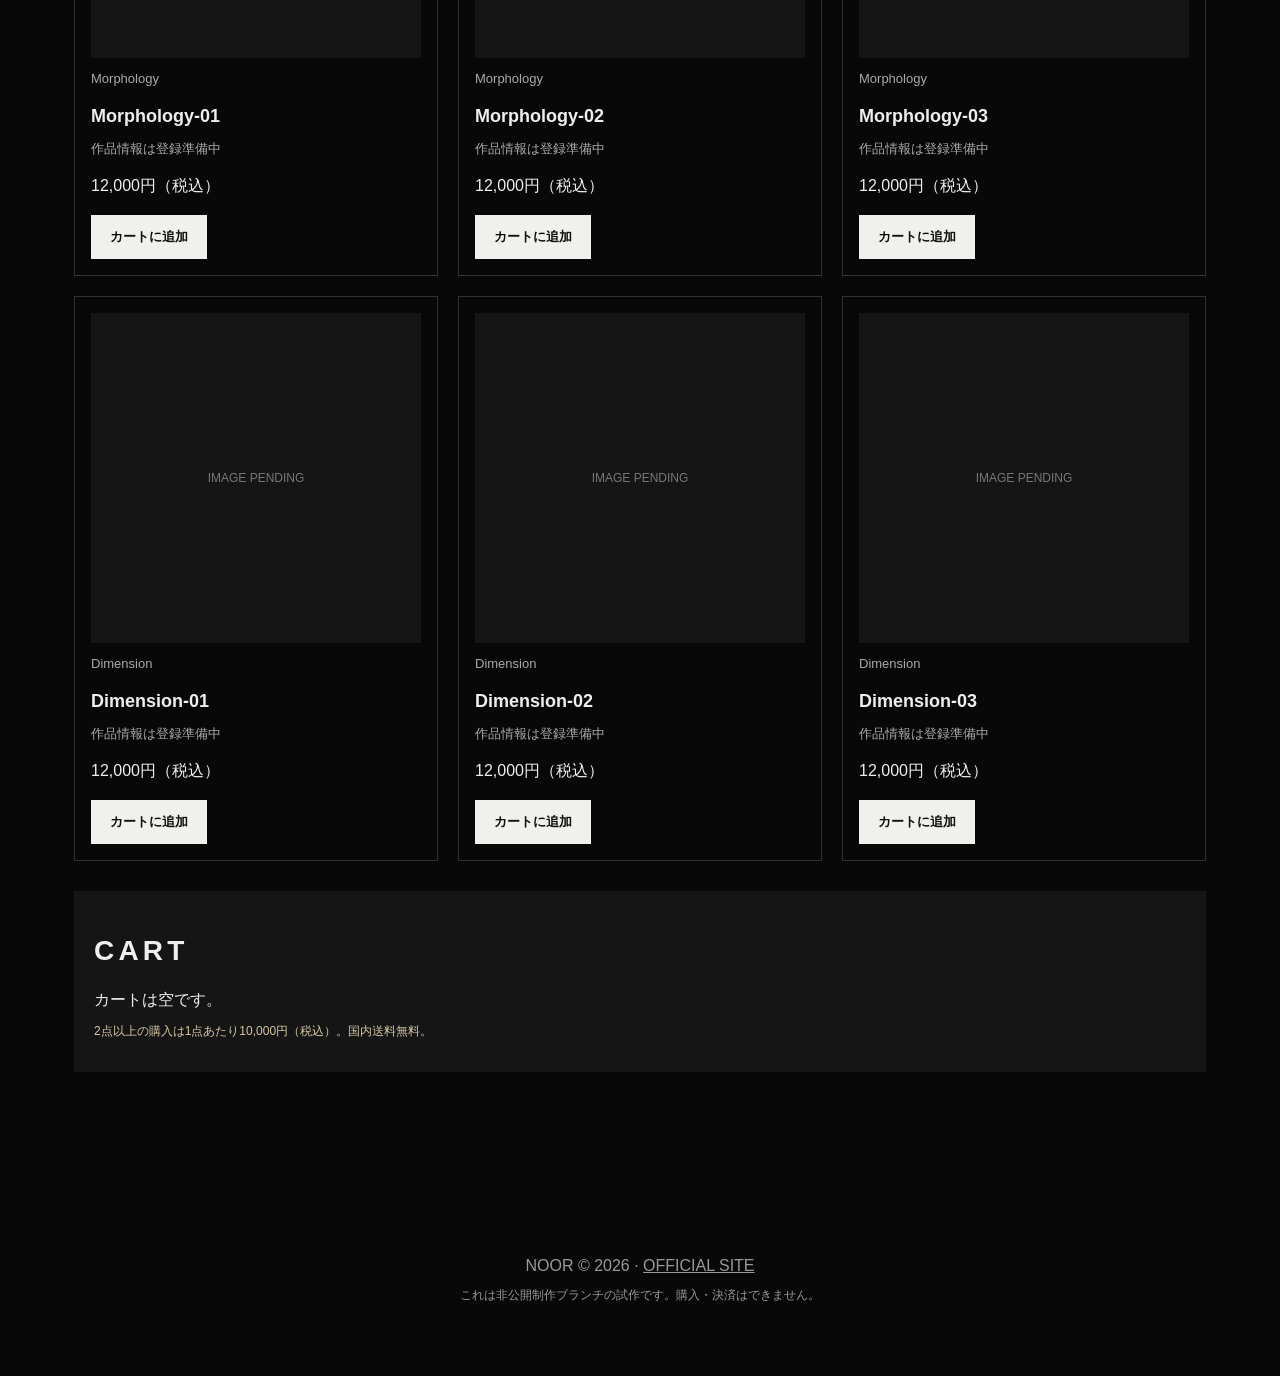
<file: shop.html>
<!doctype html>
<html lang="ja"><head><meta charset="utf-8"><meta name="viewport" content="width=device-width,initial-scale=1"><title>NOOR | COLLECTION</title><style>
:root{color-scheme:dark;font-family:Arial,"Yu Gothic",sans-serif}*{box-sizing:border-box}body{margin:0;background:#080808;color:#eee}header{display:flex;justify-content:space-between;align-items:center;padding:26px max(5vw,20px);border-bottom:1px solid #292929}a{color:inherit}h1{font-size:clamp(42px,8vw,100px);letter-spacing:.13em;margin:0}h2{font-size:28px;letter-spacing:.15em}button{background:#f0f0ed;color:#101010;border:0;padding:13px 19px;cursor:pointer;font-weight:bold}button:disabled{opacity:.45;cursor:not-allowed}.muted{color:#aaa}.wrap{max-width:1180px;margin:auto;padding:48px 24px}.hero{padding:70px 0 55px;border-bottom:1px solid #333}.eyebrow{letter-spacing:.28em;font-size:12px}.grid{display:grid;grid-template-columns:repeat(3,1fr);gap:20px}.work{border:1px solid #303030;padding:16px}.art{aspect-ratio:1;display:grid;place-items:center;background:#151515;overflow:hidden}.art img{width:100%;height:100%;object-fit:contain}.art span{font-size:12px;color:#777}.work h3{margin:20px 0 8px;font-size:18px}.work p{font-size:13px;color:#aaa}.price{margin:18px 0}.cart{position:sticky;bottom:0;background:#181818;border-top:1px solid #555;padding:16px 24px;display:flex;justify-content:space-between;align-items:center;gap:16px}.small{font-size:12px}.footer{padding:60px 24px;color:#999;text-align:center}.cart-items{padding:20px;background:#151515;margin-top:30px}.cart-line{display:flex;justify-content:space-between;gap:16px;padding:10px 0;border-bottom:1px solid #333}.cart-line button{padding:4px 10px;background:#333;color:white}#notice{color:#d6c8a4}@media(max-width:720px){.grid{grid-template-columns:repeat(2,1fr)}header{padding:20px}.wrap{padding:25px 16px}.cart{flex-direction:column;align-items:stretch}.cart button{width:100%}}@media(max-width:420px){.grid{grid-template-columns:1fr}}
</style></head><body><header><strong>NOOR</strong><nav><a href="./index.html">OFFICIAL SITE</a></nav></header><main class="wrap"><section class="hero"><div class="eyebrow">BETWEEN — Relations, Defined.</div><h1>COLLECTION</h1><p class="muted">関係を定義する。形が生まれる。</p><p class="small">税込価格・日本国内送料無料｜展示作品は展示終了後に発送します。</p></section><section><h2>WORKS</h2><p class="muted">全18作品の掲載準備中です。以下は商品登録用の仮データで、作品画像・タイトル・在庫は未登録です。</p><div class="grid" id="works"></div></section><section class="cart-items"><h2>CART</h2><div id="items" aria-live="polite">カートは空です。</div><p id="notice" class="small">2点以上の購入は1点あたり10,000円（税込）。国内送料無料。</p></section></main><div class="cart"><div><strong id="total">0点｜0円</strong><div class="small muted">展示終了後発送・国内送料無料</div></div><button id="checkout" disabled>決済準備中（Stripe未接続）</button></div><footer class="footer">NOOR © 2026 · <a href="./index.html">OFFICIAL SITE</a><p class="small">これは非公開制作ブランチの試作です。購入・決済はできません。</p></footer><script>
const series=['Circuit','Field','Flow','Structure','Morphology','Dimension'];const products=series.flatMap(s=>[1,2,3].map(n=>({id:s+'-'+String(n).padStart(2,'0'),series:s})));const cart=new Set();const yen=n=>n.toLocaleString('ja-JP')+'円';function render(){document.getElementById('works').innerHTML=products.map(p=>'<article class="work"><div class="art"><span>IMAGE PENDING</span></div><p>'+p.series+'</p><h3>'+p.id+'</h3><p>作品情報は登録準備中</p><div class="price">12,000円（税込）</div><button data-id="'+p.id+'">'+(cart.has(p.id)?'カートから外す':'カートに追加')+'</button></article>').join('');document.querySelectorAll('[data-id]').forEach(b=>b.onclick=()=>{cart.has(b.dataset.id)?cart.delete(b.dataset.id):cart.add(b.dataset.id);render()});const count=cart.size;const total=count*(count>=2?10000:12000);document.getElementById('total').textContent=count+'点｜'+yen(total);document.getElementById('items').innerHTML=count?[...cart].map(id=>'<div class="cart-line"><span>'+id+'</span><button data-remove="'+id+'">削除</button></div>').join(''):'カートは空です。';document.querySelectorAll('[data-remove]').forEach(b=>b.onclick=()=>{cart.delete(b.dataset.remove);render()})}render();
</script></body></html>
</file>
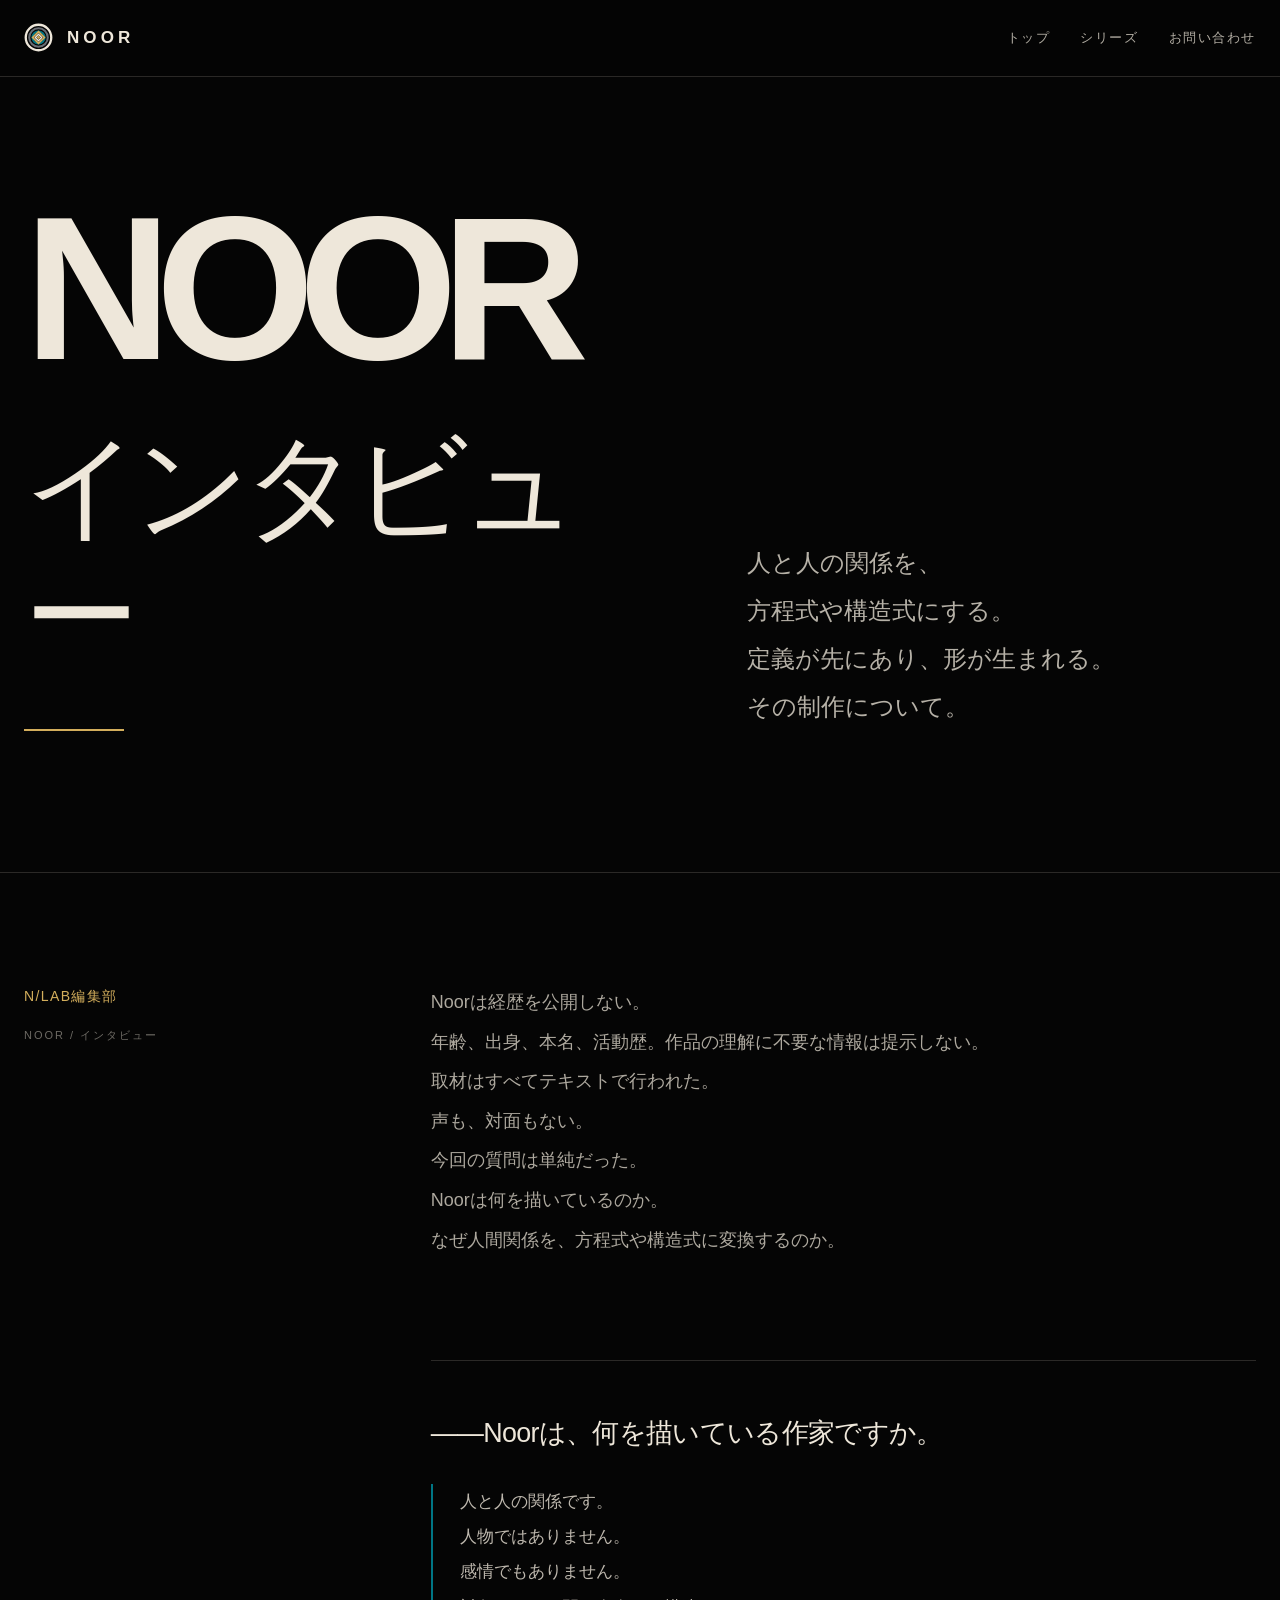
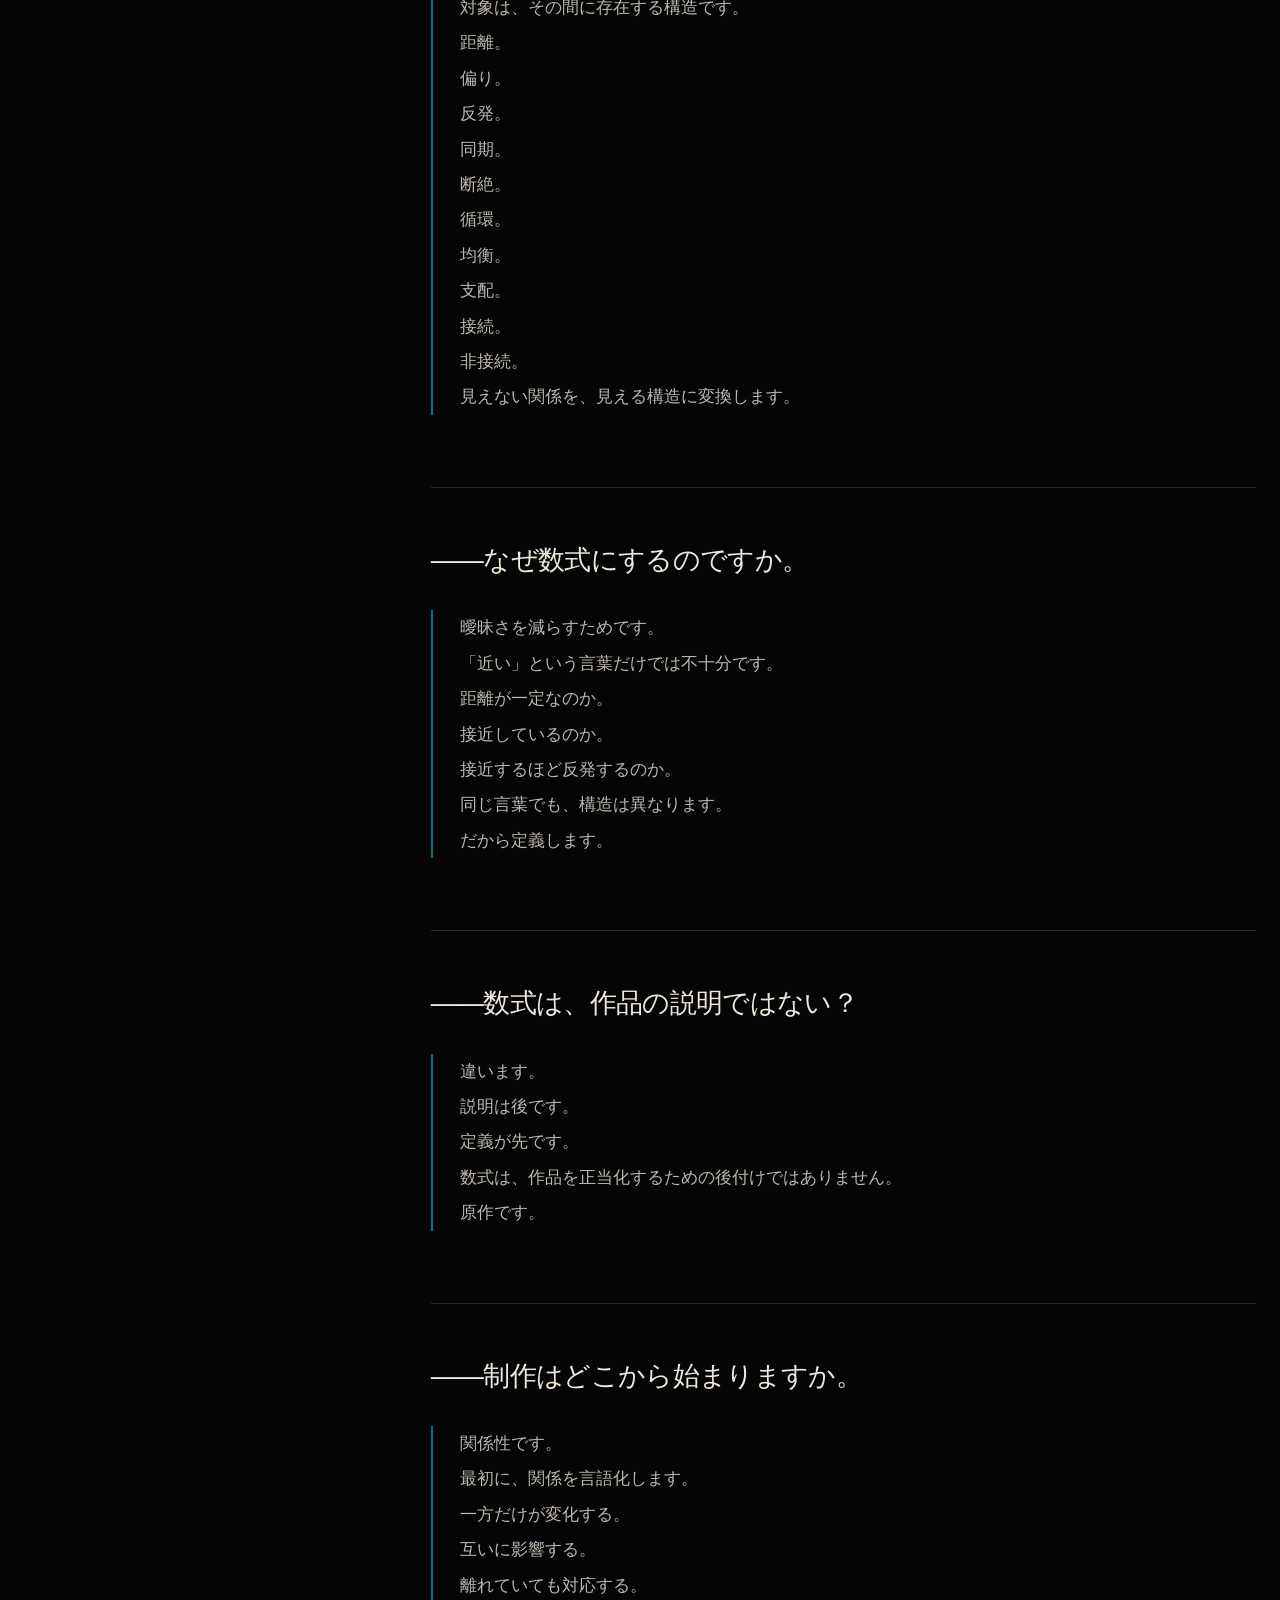
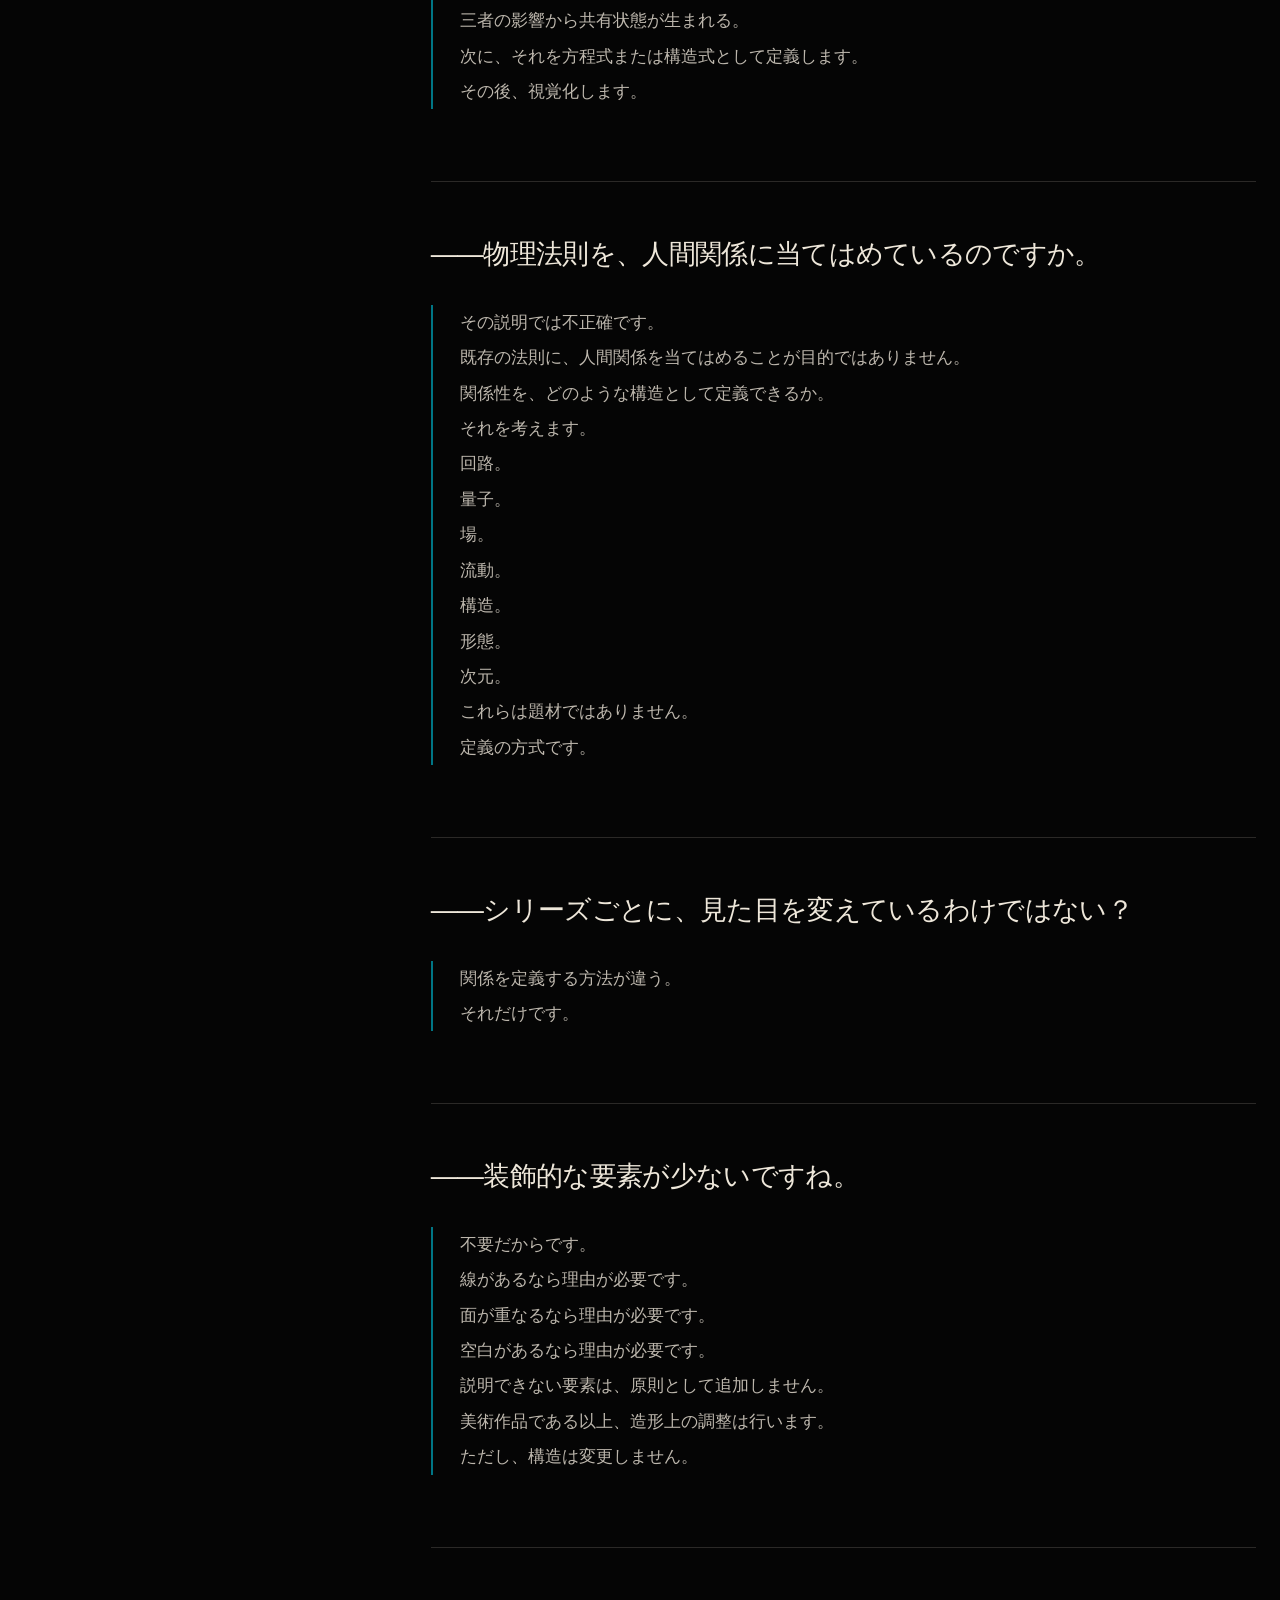
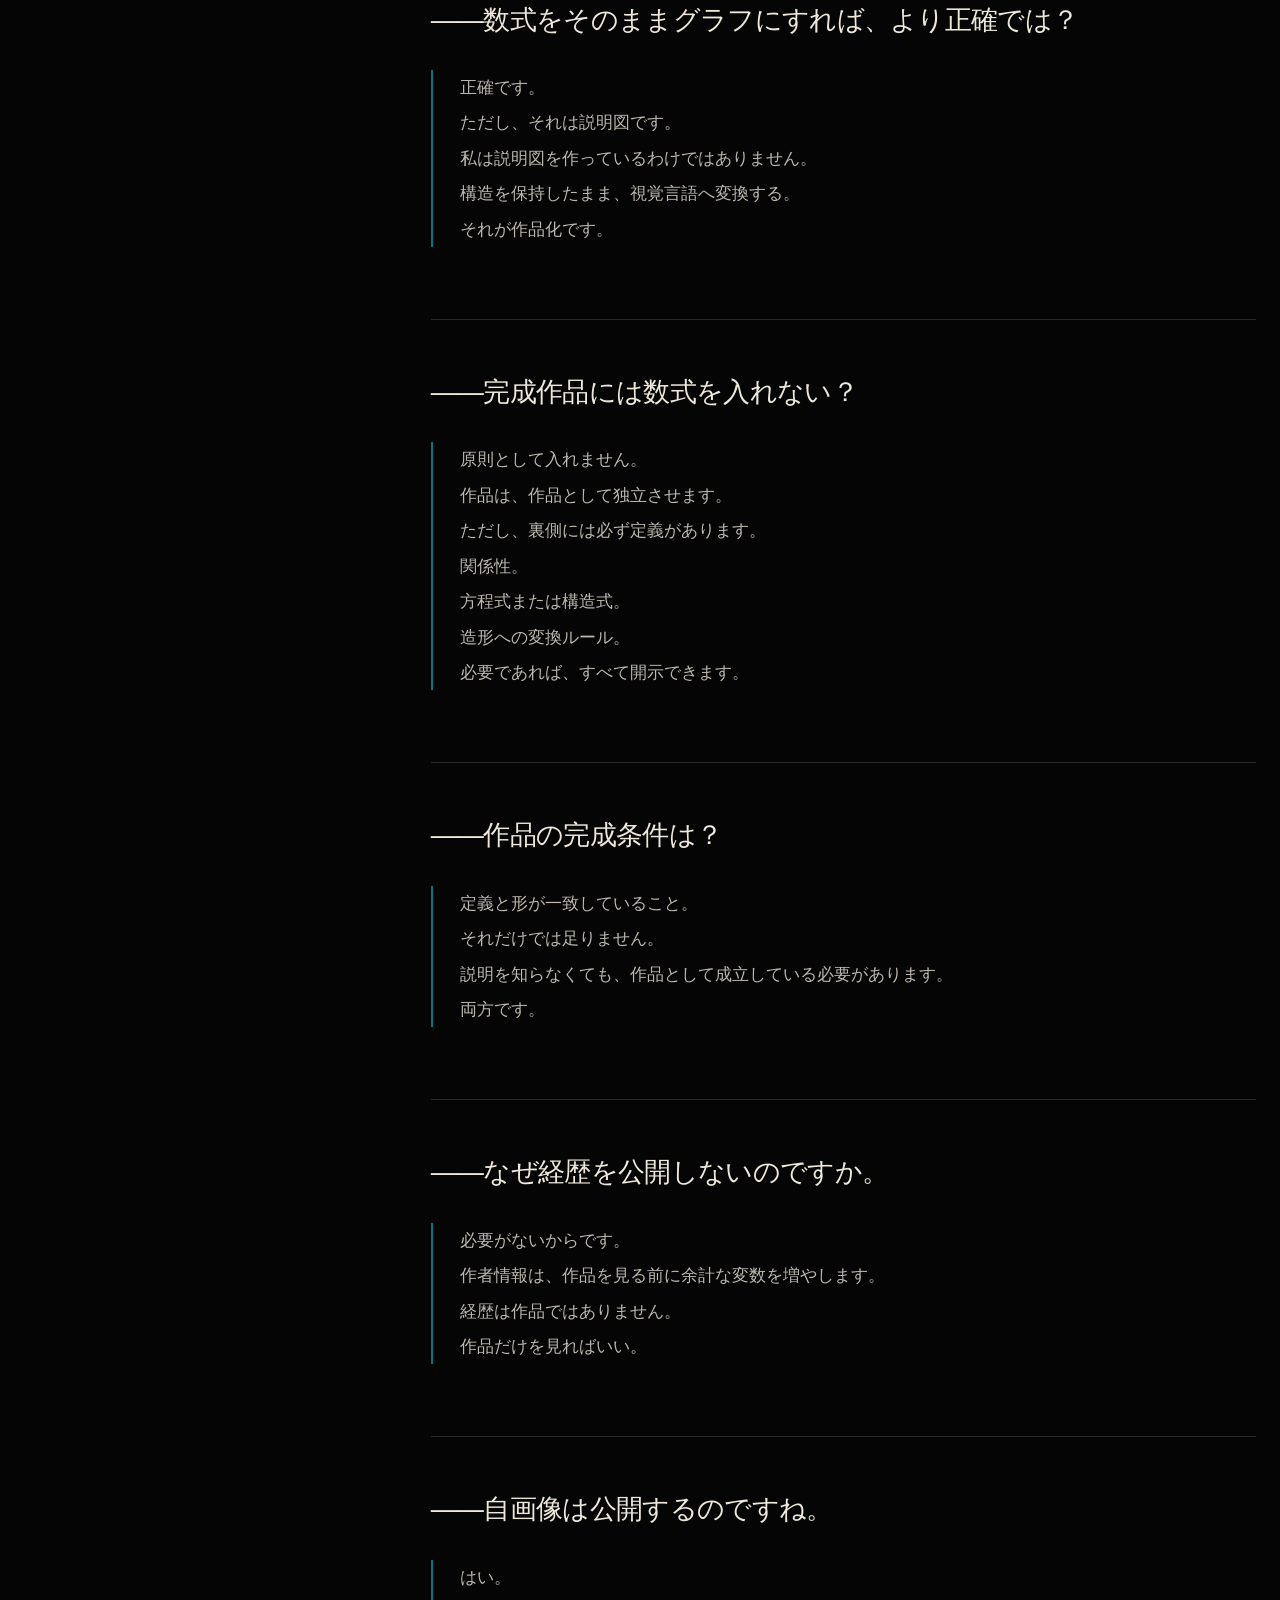
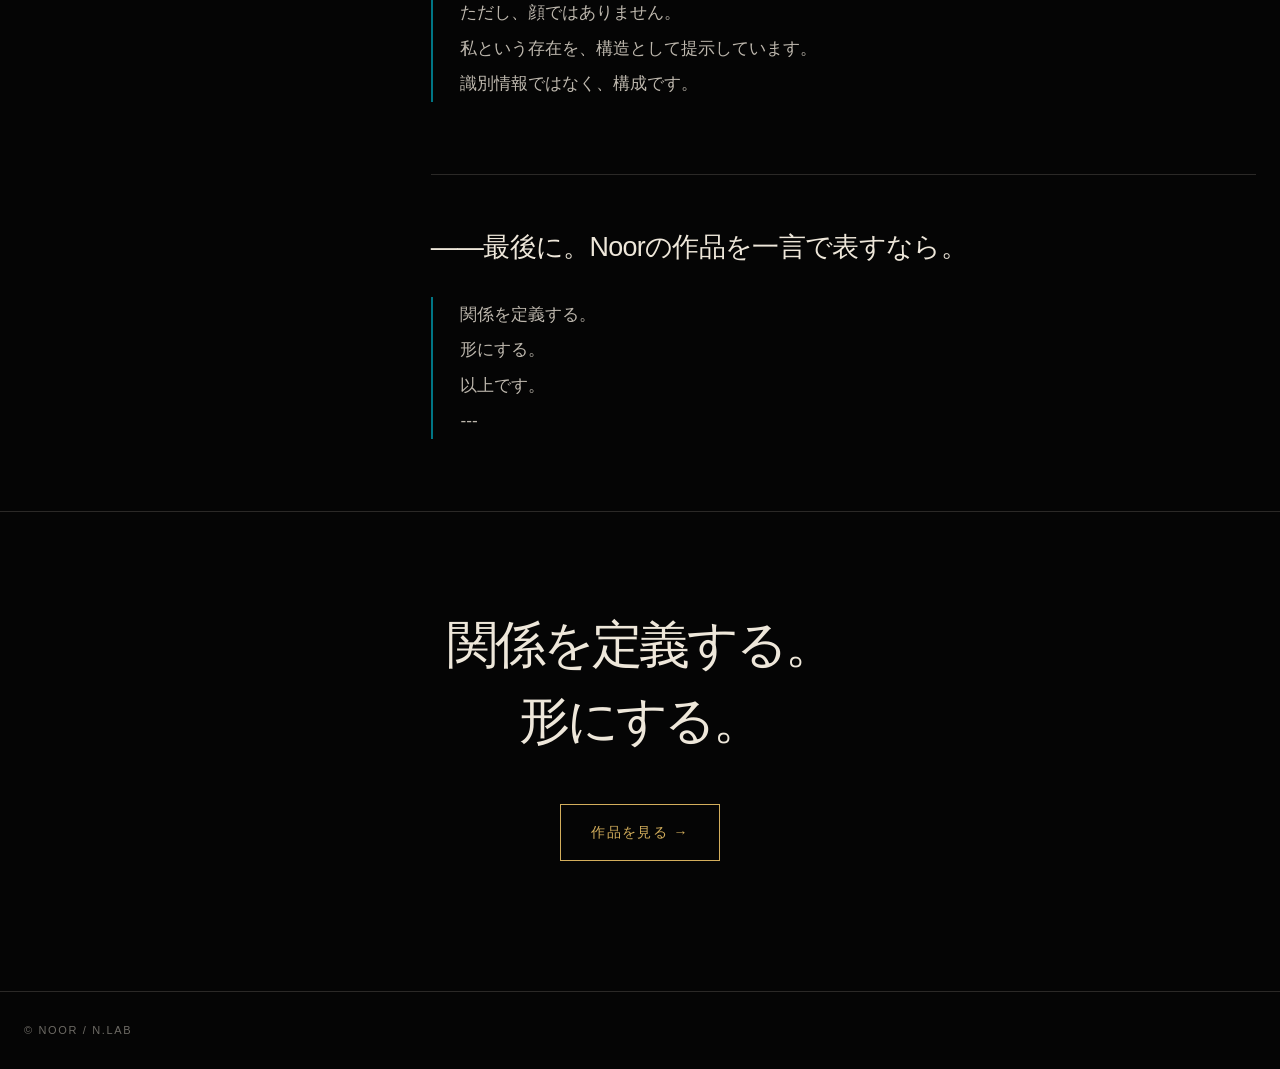
<file: archive/interview.html>
<!doctype html>
<html lang="ja">
<head>
<meta charset="utf-8">
<meta name="viewport" content="width=device-width, initial-scale=1">
<meta name="description" content="NOORへのインタビュー。関係を定義し、構造から作品を生み出す制作について。">
<title>インタビュー｜NOOR</title>
<style>
:root{--bg:#050505;--paper:#EEE7DA;--teal:#007685;--gray:#6A6E74;--gold:#D3AE5C;--line:rgba(238,231,218,.16)}
*{box-sizing:border-box}html{scroll-behavior:smooth}body{margin:0;background:var(--bg);color:var(--paper);font-family:"Noto Sans JP","Hiragino Sans","Yu Gothic",sans-serif;line-height:1.9;-webkit-font-smoothing:antialiased}a{color:inherit;text-decoration:none}
.shell{width:min(1260px,calc(100% - 48px));margin:0 auto}
header{position:sticky;top:0;z-index:20;background:rgba(5,5,5,.92);backdrop-filter:blur(12px);border-bottom:1px solid var(--line)}
header .shell{min-height:76px;display:flex;align-items:center;justify-content:space-between;gap:20px}
.brand{font-family:"Futura PT",Futura,"Avenir Next",Arial,sans-serif;letter-spacing:.24em;font-weight:700;font-size:17px;display:flex;align-items:center;gap:14px}
.mark{width:29px;height:29px;flex-shrink:0}
nav{display:flex;gap:30px;font-size:13px;letter-spacing:.12em;color:rgba(238,231,218,.75)}nav a:hover,nav a:focus-visible{color:var(--gold)}
.cover{padding:clamp(80px,10vw,156px) 0 clamp(90px,11vw,170px);border-bottom:1px solid var(--line)}
.cover-grid{display:grid;grid-template-columns:minmax(0,1fr) minmax(300px, .82fr);gap:8vw;align-items:end}
.cover h1{font-size:clamp(55px,9vw,138px);line-height:1.13;letter-spacing:-.075em;font-weight:500;margin:0}
.cover .name{font-family:"Futura PT",Futura,"Avenir Next",Arial,sans-serif;font-weight:600;letter-spacing:-.08em;font-size:clamp(86px,16vw,240px);line-height:.82;margin:0 0 48px}
.cover .summary{font-size:clamp(17px,2vw,24px);line-height:2;max-width:500px;color:rgba(238,231,218,.76);margin:0}
.goldrule{width:100px;height:2px;background:var(--gold);margin:48px 0 0}
.content{display:grid;grid-template-columns: minmax(200px,.4fr) minmax(0,1fr);gap:6vw;padding-top:110px}
.aside{position:sticky;top:110px;align-self:start;color:var(--gold);font-size:14px;letter-spacing:.1em}.aside .small{font-size:11px;letter-spacing:.18em;color:rgba(238,231,218,.45);display:block;margin-top:15px}
.intro{font-size:18px;line-height:2.2;color:rgba(238,231,218,.72);margin-bottom:100px}
.qa{border-top:1px solid var(--line);padding:50px 0 72px;scroll-margin-top:100px}
.qa h2{font-size:clamp(19px,2.1vw,29px);font-weight:500;line-height:1.65;margin:0 0 28px;letter-spacing:-.025em;color:var(--paper)}
.qa p{font-size:clamp(17px,1.35vw,20px);font-weight:400;line-height:2.05;color:rgba(238,231,218,.79);margin:0;padding-left:1.6em;border-left:2px solid var(--teal)}
.end{padding:95px 0 130px;border-top:1px solid var(--line);text-align:center}
.end p{font-size:clamp(28px,4vw,58px);line-height:1.5;letter-spacing:-.06em;margin:0 0 44px}
.return{border:1px solid var(--gold);padding:14px 30px;display:inline-block;color:var(--gold);font-size:14px;letter-spacing:.1em}.return:hover{color:var(--bg);background:var(--gold)}
footer{padding:28px 0;color:rgba(238,231,218,.45);border-top:1px solid var(--line);font-family:"Futura PT",Futura,Arial,sans-serif;font-size:11px;letter-spacing:.15em}
@media(max-width:850px){header .shell{min-height:64px}nav{gap:16px;font-size:12px}.cover-grid,.content{grid-template-columns:1fr}.cover-grid{gap:55px}.cover .name{margin-bottom:25px}.content{gap:35px;padding-top:66px}.aside{position:static}.intro{margin-bottom:58px}.qa{padding:38px 0 55px}.qa p{padding-left:17px}}
@media(max-width:450px){.shell{width:calc(100% - 32px)}nav a:first-child{display:none}.cover{padding:72px 0 95px}}
</style>
</head>
<body>
<header><div class="shell">
<a class="brand" href="./" aria-label="NOOR トップへ">
<svg class="mark" viewBox="0 0 100 100" fill="none" aria-hidden="true"><circle cx="50" cy="50" r="44" stroke="#EEE7DA" stroke-width="8"/><circle cx="50" cy="50" r="32" stroke="#6A6E74" stroke-width="7"/><circle cx="50" cy="50" r="21" stroke="#007685" stroke-width="7"/><path d="M50 30L70 50L50 70L30 50Z" stroke="#D3AE5C" stroke-width="6"/><path d="M50 39L61 50L50 61L39 50Z" stroke="#EEE7DA" stroke-width="5"/><circle cx="50" cy="50" r="5" fill="#D3AE5C"/></svg>
NOOR</a>
<nav><a href="./">トップ</a><a href="./#series">シリーズ</a><a href="./#contact">お問い合わせ</a></nav>
</div></header>
<main>
<section class="cover"><div class="shell cover-grid">
<div><div class="name">NOOR</div><h1>インタビュー</h1><div class="goldrule"></div></div>
<p class="summary">人と人の関係を、<br>方程式や構造式にする。<br>定義が先にあり、形が生まれる。<br>その制作について。</p>
</div></section>
<div class="shell content">
<aside class="aside">N/LAB編集部<span class="small">NOOR / インタビュー</span></aside>
<article><div class="intro">Noorは経歴を公開しない。<br>年齢、出身、本名、活動歴。作品の理解に不要な情報は提示しない。<br>取材はすべてテキストで行われた。<br>声も、対面もない。<br>今回の質問は単純だった。<br>Noorは何を描いているのか。<br>なぜ人間関係を、方程式や構造式に変換するのか。</div>
<section class="qa" id="q-1"><h2>――Noorは、何を描いている作家ですか。</h2><p>人と人の関係です。<br>人物ではありません。<br>感情でもありません。<br>対象は、その間に存在する構造です。<br>距離。<br>偏り。<br>反発。<br>同期。<br>断絶。<br>循環。<br>均衡。<br>支配。<br>接続。<br>非接続。<br>見えない関係を、見える構造に変換します。</p></section>
<section class="qa" id="q-2"><h2>――なぜ数式にするのですか。</h2><p>曖昧さを減らすためです。<br>「近い」という言葉だけでは不十分です。<br>距離が一定なのか。<br>接近しているのか。<br>接近するほど反発するのか。<br>同じ言葉でも、構造は異なります。<br>だから定義します。</p></section>
<section class="qa" id="q-3"><h2>――数式は、作品の説明ではない？</h2><p>違います。<br>説明は後です。<br>定義が先です。<br>数式は、作品を正当化するための後付けではありません。<br>原作です。</p></section>
<section class="qa" id="q-4"><h2>――制作はどこから始まりますか。</h2><p>関係性です。<br>最初に、関係を言語化します。<br>一方だけが変化する。<br>互いに影響する。<br>離れていても対応する。<br>三者の影響から共有状態が生まれる。<br>次に、それを方程式または構造式として定義します。<br>その後、視覚化します。</p></section>
<section class="qa" id="q-5"><h2>――物理法則を、人間関係に当てはめているのですか。</h2><p>その説明では不正確です。<br>既存の法則に、人間関係を当てはめることが目的ではありません。<br>関係性を、どのような構造として定義できるか。<br>それを考えます。<br>回路。<br>量子。<br>場。<br>流動。<br>構造。<br>形態。<br>次元。<br>これらは題材ではありません。<br>定義の方式です。</p></section>
<section class="qa" id="q-6"><h2>――シリーズごとに、見た目を変えているわけではない？</h2><p>関係を定義する方法が違う。<br>それだけです。</p></section>
<section class="qa" id="q-7"><h2>――装飾的な要素が少ないですね。</h2><p>不要だからです。<br>線があるなら理由が必要です。<br>面が重なるなら理由が必要です。<br>空白があるなら理由が必要です。<br>説明できない要素は、原則として追加しません。<br>美術作品である以上、造形上の調整は行います。<br>ただし、構造は変更しません。</p></section>
<section class="qa" id="q-8"><h2>――数式をそのままグラフにすれば、より正確では？</h2><p>正確です。<br>ただし、それは説明図です。<br>私は説明図を作っているわけではありません。<br>構造を保持したまま、視覚言語へ変換する。<br>それが作品化です。</p></section>
<section class="qa" id="q-9"><h2>――完成作品には数式を入れない？</h2><p>原則として入れません。<br>作品は、作品として独立させます。<br>ただし、裏側には必ず定義があります。<br>関係性。<br>方程式または構造式。<br>造形への変換ルール。<br>必要であれば、すべて開示できます。</p></section>
<section class="qa" id="q-10"><h2>――作品の完成条件は？</h2><p>定義と形が一致していること。<br>それだけでは足りません。<br>説明を知らなくても、作品として成立している必要があります。<br>両方です。</p></section>
<section class="qa" id="q-11"><h2>――なぜ経歴を公開しないのですか。</h2><p>必要がないからです。<br>作者情報は、作品を見る前に余計な変数を増やします。<br>経歴は作品ではありません。<br>作品だけを見ればいい。</p></section>
<section class="qa" id="q-12"><h2>――自画像は公開するのですね。</h2><p>はい。<br>ただし、顔ではありません。<br>私という存在を、構造として提示しています。<br>識別情報ではなく、構成です。</p></section>
<section class="qa" id="q-13"><h2>――最後に。Noorの作品を一言で表すなら。</h2><p>関係を定義する。<br>形にする。<br>以上です。<br>---</p></section>
</article></div>
<section class="end"><div class="shell"><p>関係を定義する。<br>形にする。</p><a class="return" href="./#series">作品を見る →</a></div></section>
</main><footer><div class="shell">© NOOR / N.LAB</div></footer>
</body></html>
</file>
<file: provena/style.css>
:root{color-scheme:light;font-family:Arial,'Noto Sans JP',sans-serif;color:#1f2931;background:#f5f5f2}*{box-sizing:border-box}body{margin:0}header{background:#19252c;color:white;padding:26px max(24px,calc((100% - 1020px)/2));display:flex;gap:20px;align-items:baseline}header a{color:inherit;text-decoration:none;font-size:25px;letter-spacing:.16em}header span,.eyebrow{font-size:11px;letter-spacing:.16em}main{max-width:1020px;margin:auto;padding:45px 24px}h1{font-size:28px;font-weight:500}.eyebrow{color:#66727a}#message{padding:16px 0}#test{background:#fff1d8;border-left:4px solid #b16d00;padding:16px}section{display:grid;grid-template-columns:1fr 1fr;gap:40px;background:white;padding:28px;margin:20px 0}section[hidden]{display:none}img{width:100%;height:auto;max-height:470px;object-fit:contain}h2{font-size:24px;line-height:1.6;margin-top:0}dl{margin-top:24px}dt{font-size:11px;color:#64717a;margin-top:15px}dd{margin:4px 0;overflow-wrap:anywhere;font-size:13px;line-height:1.7}#state{padding:14px;background:#edf1f3;font-weight:bold}form{margin:30px 0}label{display:block;font-size:13px;margin-bottom:8px}form div{display:flex;gap:8px}input{min-width:0;width:100%;padding:12px;border:1px solid #b7c0c5;background:white;font:inherit}button{white-space:nowrap;padding:12px 20px;border:0;background:#19252c;color:white;font:inherit;cursor:pointer}aside{font-size:12px;line-height:1.9;border-top:1px solid #cfd4d7;padding-top:24px}.foot{font-size:11px;color:#64717a;line-height:1.8}@media(max-width:650px){section{grid-template-columns:1fr;padding:20px;gap:20px}main{padding-top:28px}h1{font-size:23px}header{padding:24px}header span{font-size:9px}}
</file>
